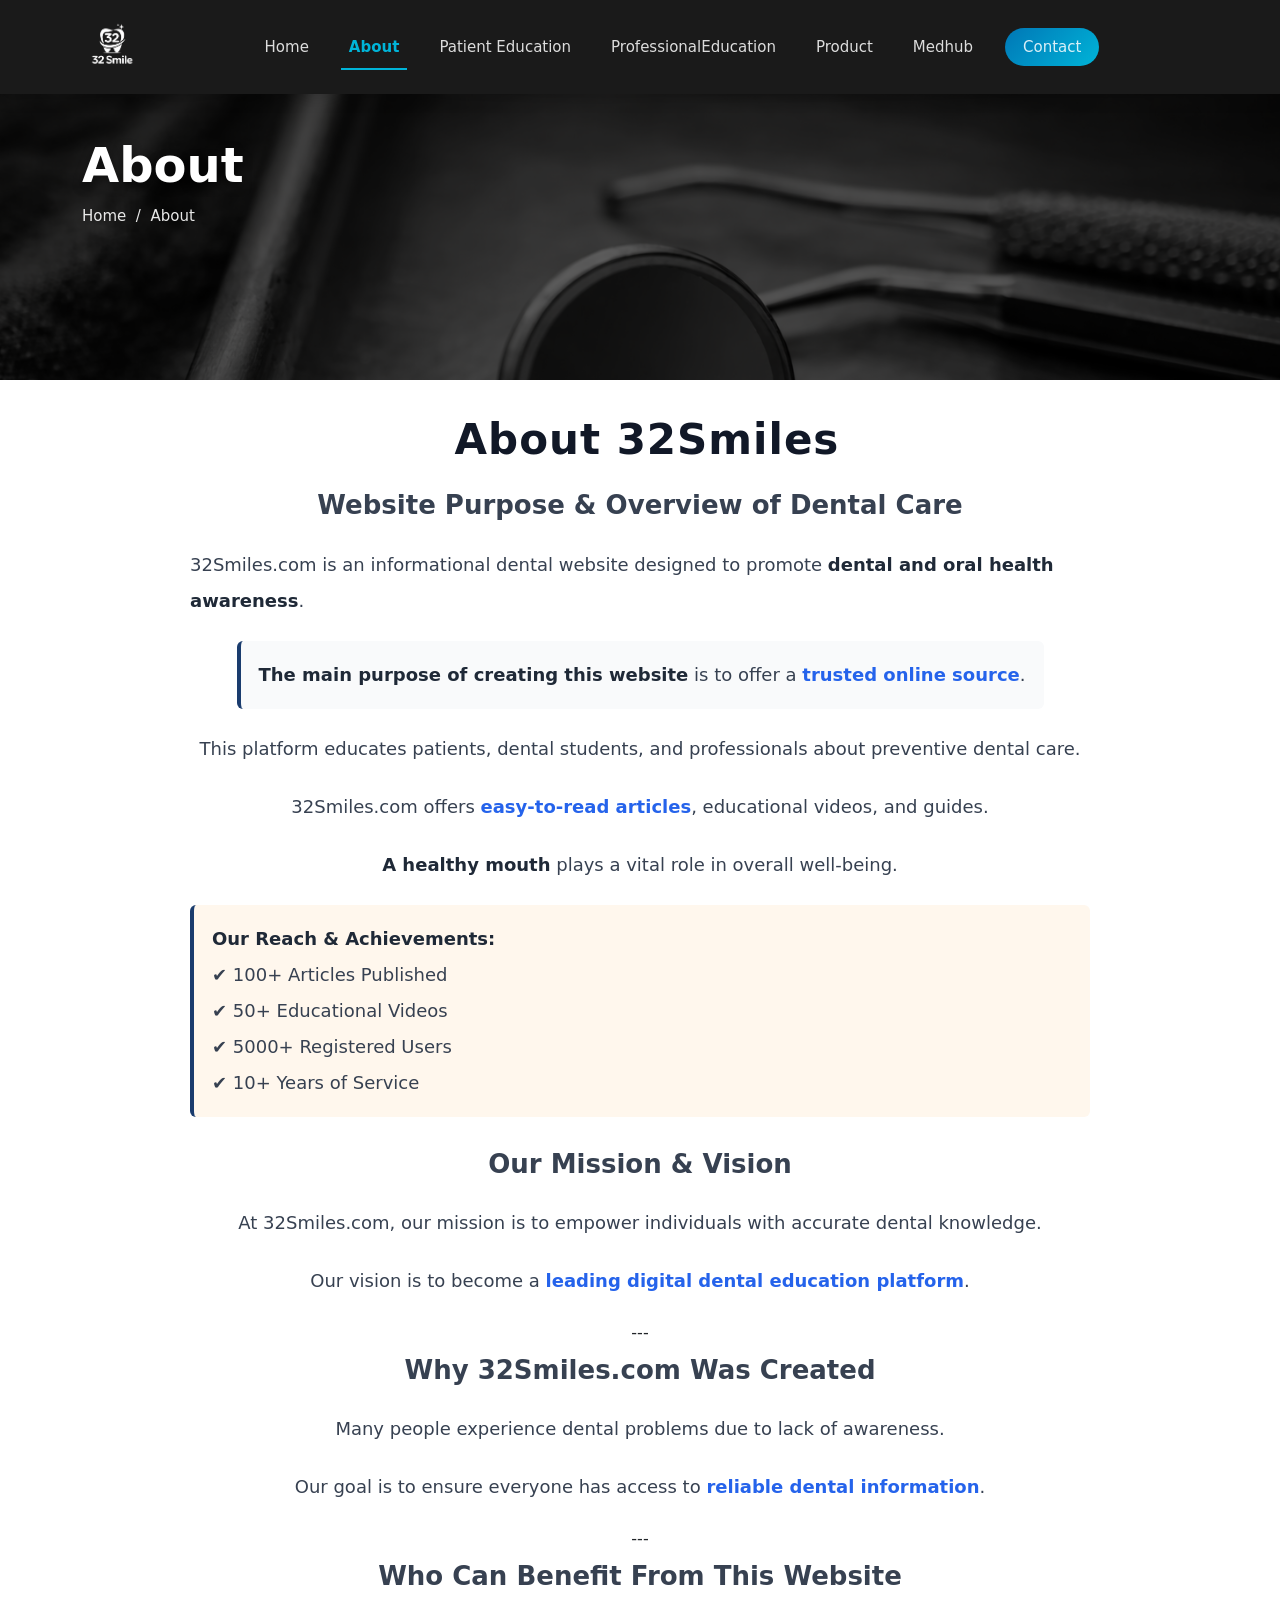
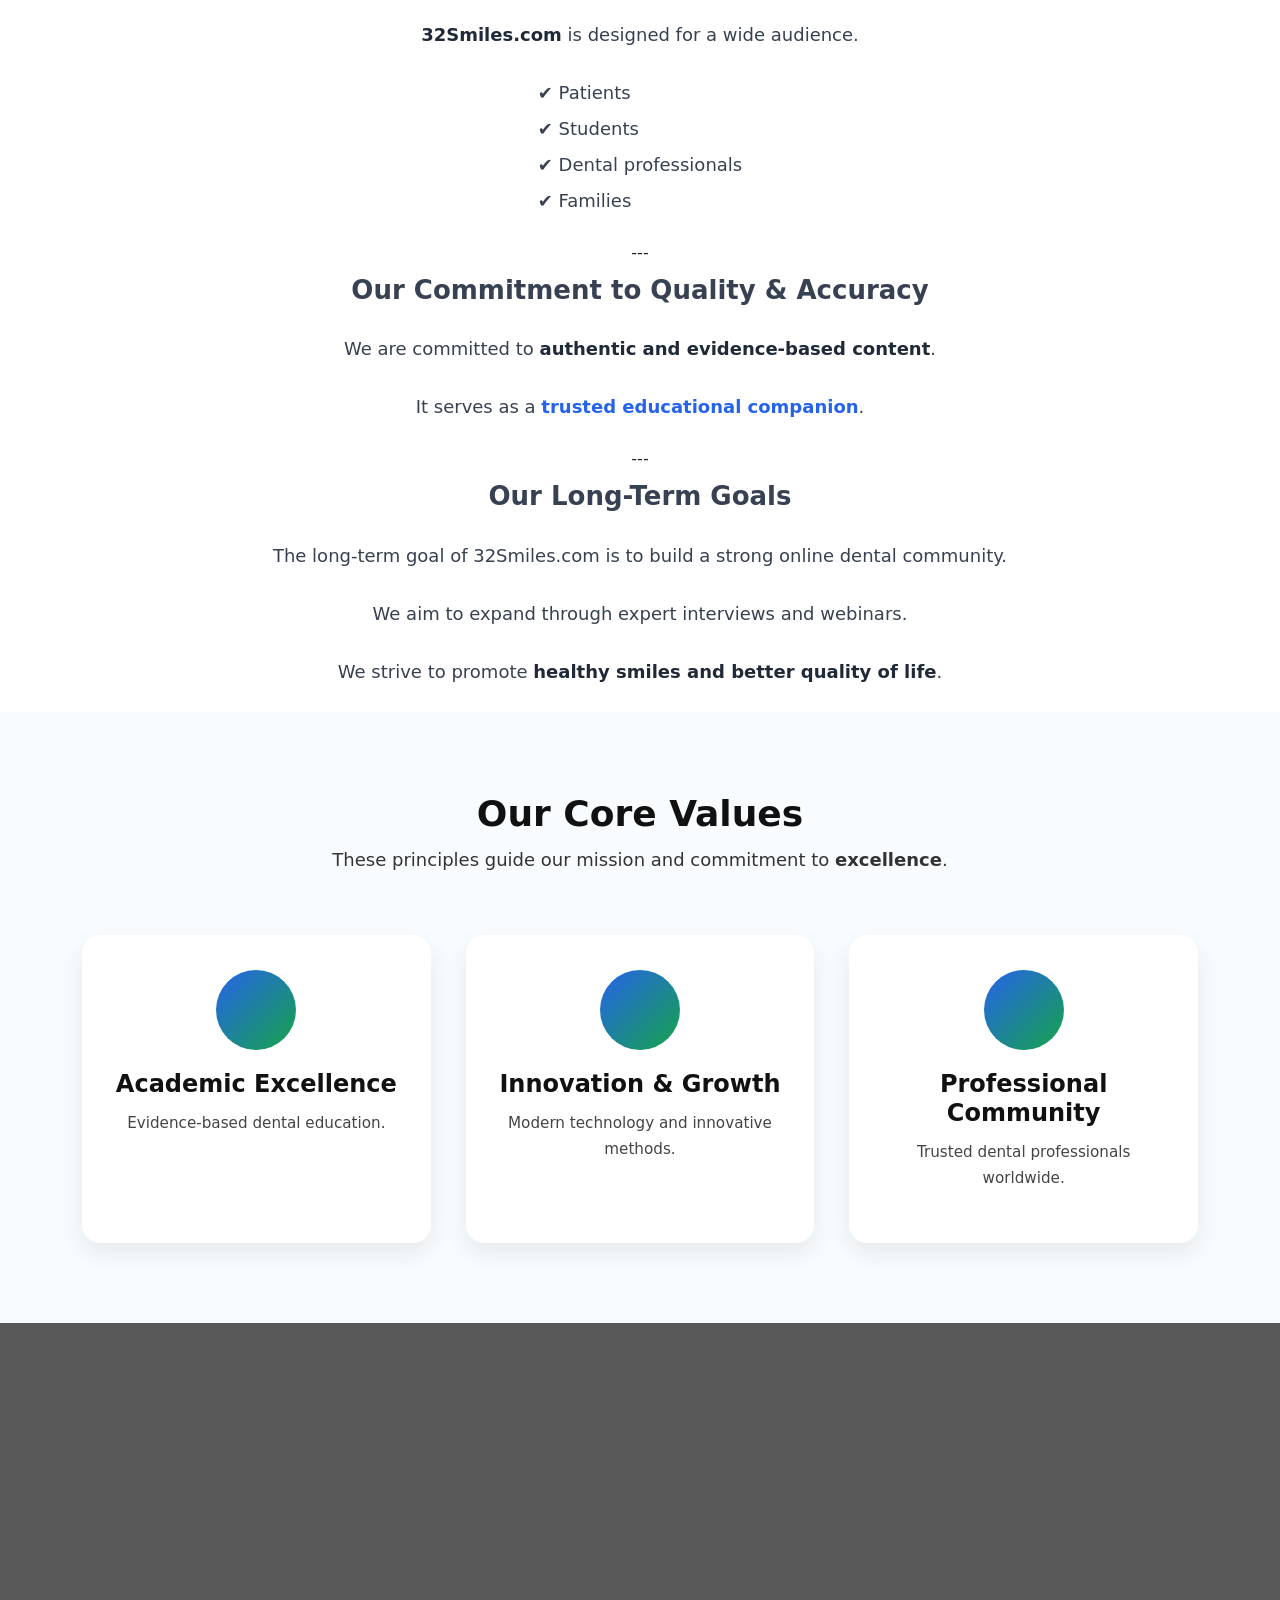
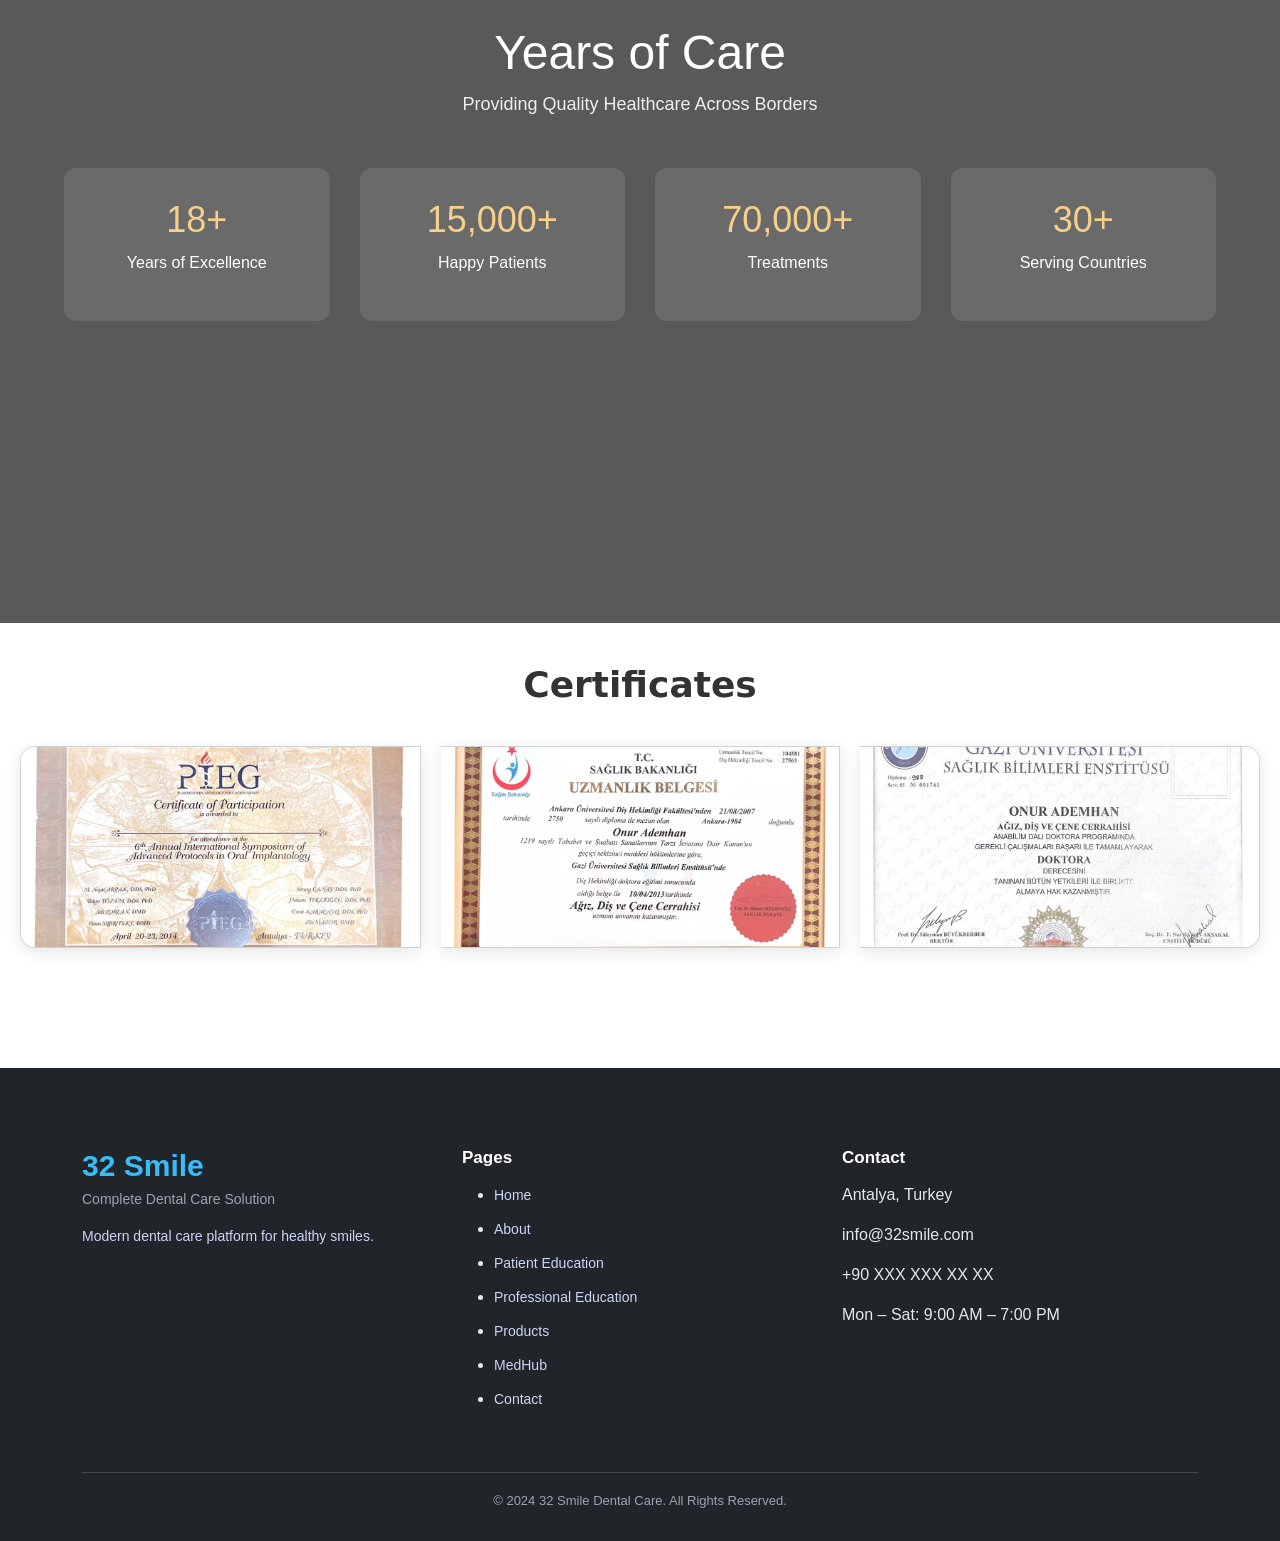
<file: About.html>
<!DOCTYPE html>
<html lang="en">

<head>
    <meta charset="UTF-8">
    <meta name="viewport" content="width=device-width, initial-scale=1.0">
    <title>Document</title>
<!-- Google Icons -->
    <link
        rel="stylesheet"
        href="https://fonts.googleapis.com/css2?family=Material+Symbols+Outlined:opsz,wght,FILL,GRAD@24,400,0,0&icon_names=arrow_forward"
    />
    <!-- Bootstrap CSS -->
    <link
        href="https://cdn.jsdelivr.net/npm/bootstrap@5.0.2/dist/css/bootstrap.min.css"
        rel="stylesheet"
        integrity="sha384-EVSTQN3/azprG1Anm3QDgpJLIm9Nao0Yz1ztcQTwFspd3yD65VohhpuuCOmLASjC"
        crossorigin="anonymous"
    />
    <!-- Custom CSS -->
    <link rel="stylesheet" href="about.css">
</head>

<body>

<!-- navbar -->
    <nav class="navbar navbar-expand-lg fixed-top dental-navbar">
        <div class="container">

            <a class="navbar-brand" href="index.html">
                <img
                    src="WhatsApp Image 2025-12-23 at 15.43.08-Photoroom.png"
                    alt="32 Smile Logo"
                >
            </a>

            <button
                class="navbar-toggler"
                type="button"
                data-bs-toggle="collapse"
                data-bs-target="#navbarNav"
            >
                <span class="navbar-toggler-icon"></span>
            </button>

            <div class="collapse navbar-collapse justify-content-center" id="navbarNav">
                <ul class="navbar-nav">

                    <li class="nav-item">
                        <a class="nav-link" href="index.html">Home</a>
                    </li>

                    <li class="nav-item">
                        <a class="nav-link active" href="About.html">About</a>
                    </li>

                    <li class="nav-item">
                        <a class="nav-link" href="Patient.html">Patient Education</a>
                    </li>

                    <li class="nav-item">
                        <a class="nav-link" href="Professional.html">ProfessionalEducation</a>
                    </li>

                    <li class="nav-item">
                        <a class="nav-link" href="product.html">Product</a>
                    </li>

                    <li class="nav-item">
                        <a class="nav-link" href="medhub.html">Medhub</a>
                    </li>

                    <li class="nav-item">
                        <a class="nav-link contact-btn" href="contanct.html">Contact</a>
                    </li>

                </ul>
            </div>
        </div>
    </nav>
    <!-- Navbar End -->



    <!-- About hero Section -->

    <section class="about-hero">
        <div class="about-overlay"></div>

        <div class="about-content container">
            <h1>About</h1>
            <p>Home &nbsp;/&nbsp; About</p>
        </div>
    </section>

    <div class="about-main-dev container">

        <h1 class="para">About 32Smiles</h1>

        <h2 class="are">Website Purpose & Overview of Dental Care</h2>

        <p class="fire">
            <span class="brand">32Smiles.com</span> is an informational dental website designed to
            promote <strong>dental and oral health awareness</strong>.
        </p>

        <p class="fire purpose">
            <strong>The main purpose of creating this website</strong> is to offer a
            <span class="accent">trusted online source</span>.
        </p>

        <p class="fire">
            This platform educates patients, dental students, and professionals about
            preventive dental care.
        </p>

        <p class="fire">
            32Smiles.com offers <span class="accent">easy-to-read articles</span>, educational
            videos, and guides.
        </p>

        <p class="fire">
            <strong class="highlight">A healthy mouth</strong> plays a vital role in overall
            well-being.
        </p>

        <p class="fire achievements">
            <strong>Our Reach & Achievements:</strong><br>
            ✔️ 100+ Articles Published<br>
            ✔️ 50+ Educational Videos<br>
            ✔️ 5000+ Registered Users<br>
            ✔️ 10+ Years of Service
        </p>

        <h2 class="are">Our Mission & Vision</h2>

        <p class="fire">
            At <span class="brand">32Smiles.com</span>, our mission is to empower individuals
            with accurate dental knowledge.
        </p>

        <p class="fire">
            Our vision is to become a
            <span class="accent">leading digital dental education platform</span>.
        </p>

        ---

        <h2 class="are">Why 32Smiles.com Was Created</h2>

        <p class="fire">
            Many people experience dental problems due to lack of awareness.
        </p>

        <p class="fire">
            Our goal is to ensure everyone has access to
            <span class="accent">reliable dental information</span>.
        </p>

        ---

        <h2 class="are">Who Can Benefit From This Website</h2>

        <p class="fire">
            <strong>32Smiles.com</strong> is designed for a wide audience.
        </p>

        <p class="fire">
            ✔️ Patients<br>
            ✔️ Students<br>
            ✔️ Dental professionals<br>
            ✔️ Families
        </p>

        ---

        <h2 class="are">Our Commitment to Quality & Accuracy</h2>

        <p class="fire">
            We are committed to
            <strong class="highlight">authentic and evidence-based content</strong>.
        </p>

        <p class="fire">
            It serves as a <span class="accent">trusted educational companion</span>.
        </p>

        ---

        <h2 class="are">Our Long-Term Goals</h2>

        <p class="fire">
            The long-term goal of <span class="brand">32Smiles.com</span> is to build a strong
            online dental community.
        </p>

        <p class="fire">
            We aim to expand through expert interviews and webinars.
        </p>

        <p class="fire">
            We strive to promote
            <strong class="highlight">healthy smiles and better quality of life</strong>.
        </p>

    </div>


 <!-- Our Core Values -->

    <section class="main-section about-values">
        <div class="container">

            <div class="section-header">
                <h2>Our Core Values</h2>
                <p>
                    These principles guide our mission and commitment to
                    <strong>excellence</strong>.
                </p>
            </div>

            <div class="values-grid">

                <div class="value-card">
                    <div class="value-icon">
                        <i class="fas fa-graduation-cap"></i>
                    </div>
                    <h3>Academic Excellence</h3>
                    <p>Evidence-based dental education.</p>
                </div>

                <div class="value-card">
                    <div class="value-icon">
                        <i class="fas fa-lightbulb"></i>
                    </div>
                    <h3>Innovation & Growth</h3>
                    <p>Modern technology and innovative methods.</p>
                </div>

                <div class="value-card">
                    <div class="value-icon">
                        <i class="fas fa-users"></i>
                    </div>
                    <h3>Professional Community</h3>
                    <p>Trusted dental professionals worldwide.</p>
                </div>

            </div>
        </div>
    </section>


<!-- Years of Care -->

    <section class="years-care">
        <div class="overlay">
            <div class="container-box">

                <h2>Years of Care</h2>
                <p class="subtitle">Providing Quality Healthcare Across Borders</p>

                <div class="stats">

                    <div class="stat">
                        <h3>18+</h3>
                        <p>Years of Excellence</p>
                    </div>

                    <div class="stat">
                        <h3>15,000+</h3>
                        <p>Happy Patients</p>
                    </div>

                    <div class="stat">
                        <h3>70,000+</h3>
                        <p>Treatments</p>
                    </div>

                    <div class="stat">
                        <h3>30+</h3>
                        <p>Serving Countries</p>
                    </div>

                </div>
            </div>
        </div>
    </section>


    <!-- Certificates -->

    <section class="certificates-section">
        <h1>Certificates</h1>
    </section>

    <div class="card-group">

        <div class="card">
            <img src="certificate-8.jpg" class="card-img-top" alt="Certificate 8">
        </div>

        <div class="card">
            <img src="certificate-6.jpg" class="card-img-top" alt="Certificate 6">
        </div>

        <div class="card">
            <img src="certificate-7.jpg" class="card-img-top" alt="Certificate 7">
        </div>

    </div>



<!-- Footer -->

    <footer class="footer-32smile">
        <div class="container">
            <div class="row">

                <div class="col-md-4">
                    <h2 class="brand-name">32 Smile</h2>
                    <p class="brand-tagline">Complete Dental Care Solution</p>
                    <p class="brand-desc">
                        Modern dental care platform for healthy smiles.
                    </p>
                </div>

                <div class="col-md-4 mt-4 mt-md-0">
                    <h5 class="footer-title">Pages</h5>
                    <ul class="footer-list">
                        <li><a href="index.html">Home</a></li>
                        <li><a href="About.html">About</a></li>
                        <li><a href="Patient.html">Patient Education</a></li>
                        <li><a href="Professional.html">Professional Education</a></li>
                        <li><a href="product.html">Products</a></li>
                        <li><a href="medhub.html">MedHub</a></li>
                        <li><a href="contanct.html">Contact</a></li>
                    </ul>
                </div>

                <div class="col-md-4 mt-4 mt-md-0">
                    <h5 class="footer-title">Contact</h5>
                    <p>Antalya, Turkey</p>
                    <p>info@32smile.com</p>
                    <p>+90 XXX XXX XX XX</p>
                    <p>Mon – Sat: 9:00 AM – 7:00 PM</p>
                </div>

            </div>

            <div class="footer-bottom">
                <p>© 2024 32 Smile Dental Care. All Rights Reserved.</p>
            </div>
        </div>
    </footer>


  <!-- script -->

    <script src="https://cdn.jsdelivr.net/npm/@popperjs/core@2.9.2/dist/umd/popper.min.js"></script>
    <script src="https://cdn.jsdelivr.net/npm/bootstrap@5.0.2/dist/js/bootstrap.min.js"></script>
    <script src="https://cdn.jsdelivr.net/npm/swiper@11/swiper-bundle.min.js"></script>

</body>
</html>
</file>
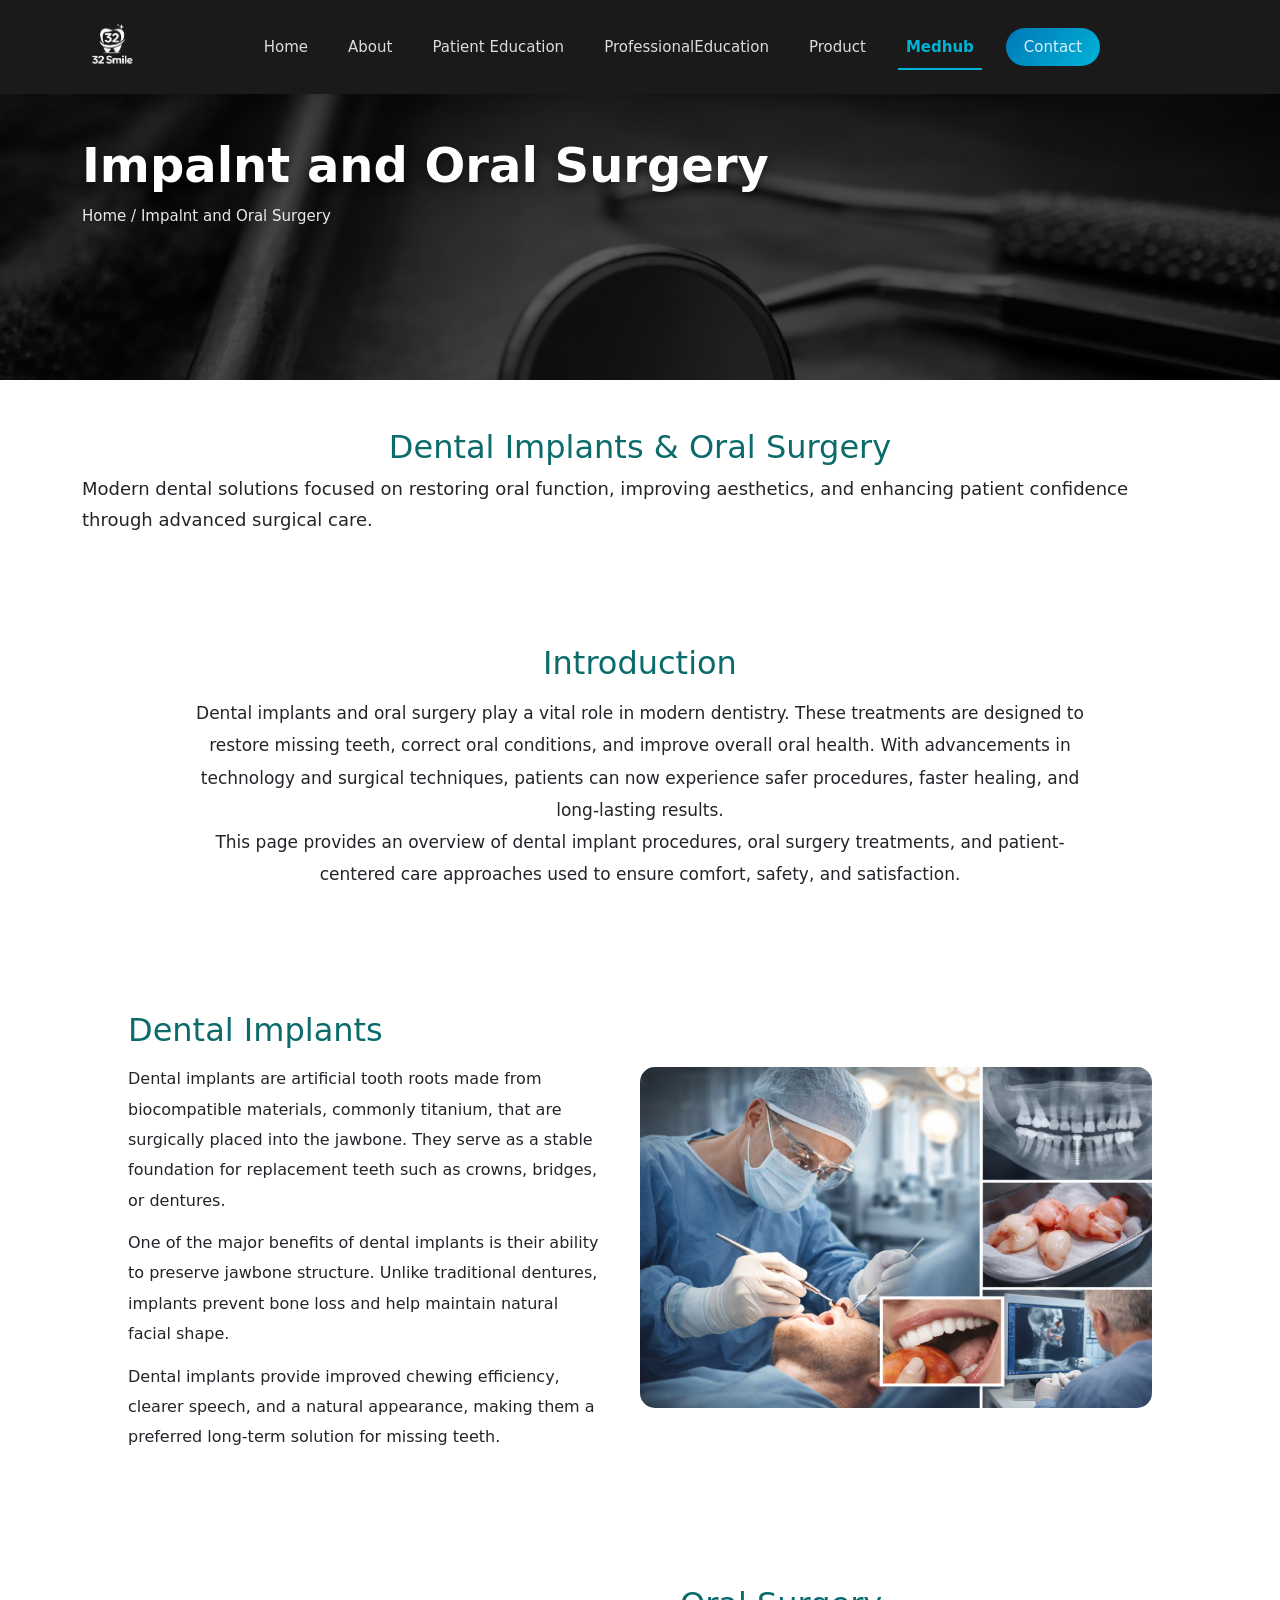
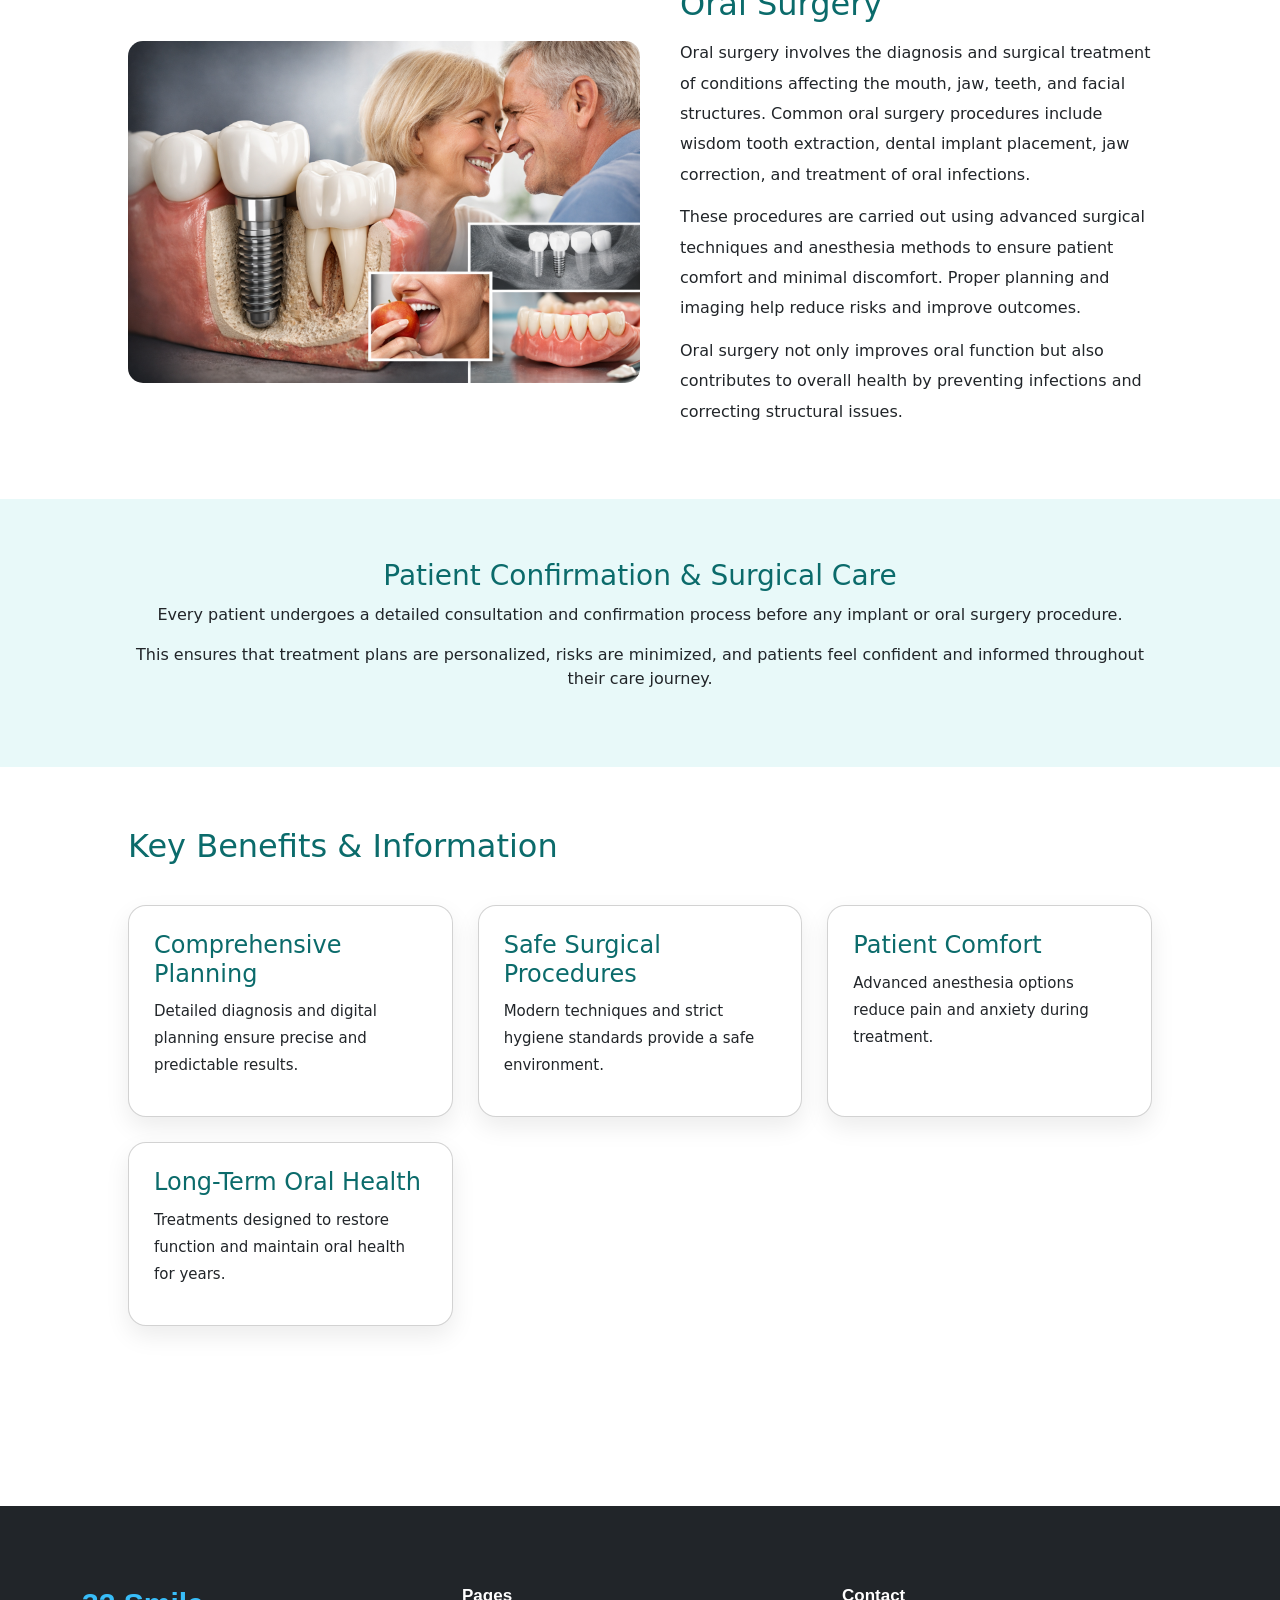
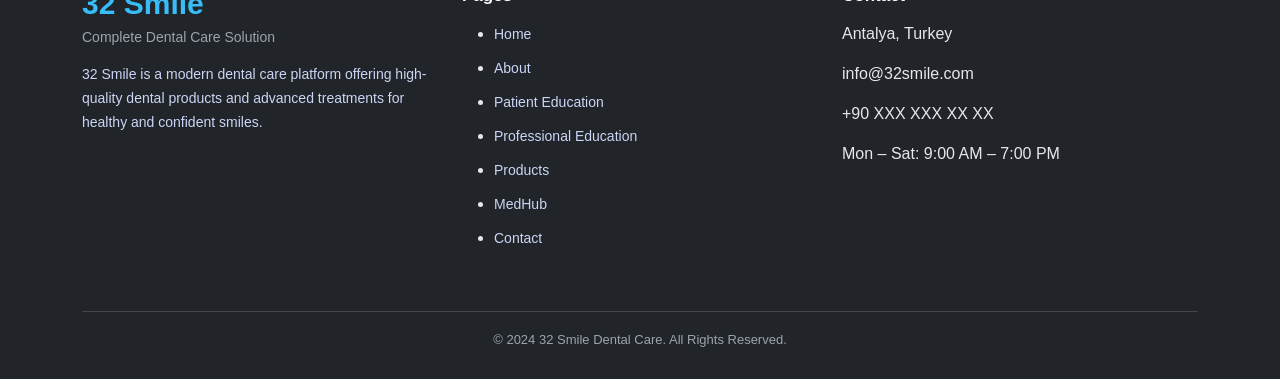
<file: ImpalntandOralSurgery.html>
<!DOCTYPE html>
<html lang="en">

<head>
    <meta charset="UTF-8">
    <meta name="viewport" content="width=device-width, initial-scale=1.0">
    <title>Implant & Oral Surgery</title>
    <!-- google fonts start -->
    <link rel="stylesheet"
        href="https://fonts.googleapis.com/css2?family=Material+Symbols+Outlined:opsz,wght,FILL,GRAD@24,400,0,0&icon_names=arrow_forward" />


    <!-- bootstrap css start -->
    <link href="https://cdn.jsdelivr.net/npm/bootstrap@5.0.2/dist/css/bootstrap.min.css" rel="stylesheet"
        integrity="sha384-EVSTQN3/azprG1Anm3QDgpJLIm9Nao0Yz1ztcQTwFspd3yD65VohhpuuCOmLASjC" crossorigin="anonymous">


    <!-- swiper css start -->
    <link rel="stylesheet" href="https://cdn.jsdelivr.net/npm/swiper@11/swiper-bundle.min.css" />


    <!-- custom css start -->
    <link rel="stylesheet" href="implntand.css">
    <!-- custom css end -->
</head>

<body>

    <!-- navbar start -->
   <nav class="navbar navbar-expand-lg fixed-top dental-navbar">
    <div class="container">

      <a class="navbar-brand" href="index.html">
        <img src="WhatsApp Image 2025-12-23 at 15.43.08-Photoroom.png" alt="32 Smile Logo">
      </a>

      <button class="navbar-toggler" type="button" data-bs-toggle="collapse" data-bs-target="#navbarNav">
        <span class="navbar-toggler-icon"></span>
      </button>

      <div class="collapse navbar-collapse justify-content-center" id="navbarNav">
        <ul class="navbar-nav">

          <li class="nav-item">
            <a class="nav-link  " href="dental.html">Home</a>
          </li>

          <li class="nav-item">
            <a class="nav-link" href="About.html">About</a>
          </li>

          <li class="nav-item">
            <a class="nav-link" href="Patient.html">Patient Education</a>
          </li>
          
          <li class="nav-item">
            <a class="nav-link" href="Professional.html">ProfessionalEducation</a>
          </li>

          <li class="nav-item">
            <a class="nav-link" href="product.html">Product</a>
          </li>

          <li class="nav-item">
            <a class="nav-link  active " href="medhub.html">Medhub</a>
          </li>

          <li class="nav-item">
            <a class="nav-link contact-btn" href="contanct.html">Contact</a>
          </li>

        </ul>
      </div>
    </div>
  </nav>
  <!-- navbar end -->

  <!-- about hero start -->
    <section class="about-hero">
        <div class="about-overlay"></div>
        <div class="about-content container">
            <h1>Impalnt and Oral Surgery</h1>
            <p>Home / Impalnt and Oral Surgery</p>
        </div>
    </section>
    <!-- about hero end -->

    <!-- hero content start -->
    <section class="hero container my-5 content-wrap">
        <div class="hero-content">
            <h1>Dental Implants & Oral Surgery</h1>
            <p>
                Modern dental solutions focused on restoring oral function,
                improving aesthetics, and enhancing patient confidence
                through advanced surgical care.
            </p>
        </div>
    </section>
    <!-- hero content end -->

    <!-- introduction section start -->
    <section class="section intro">
        <h2>Introduction</h2>
        <p>
            Dental implants and oral surgery play a vital role in modern dentistry.
            These treatments are designed to restore missing teeth, correct oral
            conditions, and improve overall oral health. With advancements in
            technology and surgical techniques, patients can now experience
            safer procedures, faster healing, and long-lasting results.
        </p>
        <p>
            This page provides an overview of dental implant procedures,
            oral surgery treatments, and patient-centered care approaches
            used to ensure comfort, safety, and satisfaction.
        </p>
    </section>
    <!-- introduction section end -->

    <!-- dental implants section start -->
    <section class="section">
        <div class="two-col">
            <div class="text">
                <h2>Dental Implants</h2>
                <p>
                    Dental implants are artificial tooth roots made from biocompatible
                    materials, commonly titanium, that are surgically placed into the
                    jawbone. They serve as a stable foundation for replacement teeth
                    such as crowns, bridges, or dentures.
                </p>
                <p>
                    One of the major benefits of dental implants is their ability to
                    preserve jawbone structure. Unlike traditional dentures, implants
                    prevent bone loss and help maintain natural facial shape.
                </p>
                <p>
                    Dental implants provide improved chewing efficiency, clearer speech,
                    and a natural appearance, making them a preferred long-term solution
                    for missing teeth.
                </p>
            </div>
            <img src="oral1.jpg" alt="Dental Implant">
        </div>
    </section>
    <!-- dental implants section end -->

    <!-- oral surgery section start -->
    <section class="section">
        <div class="two-col">
            <img src="oral2.jpg" alt="Oral Surgery">
            <div class="text">
                <h2>Oral Surgery</h2>
                <p>
                    Oral surgery involves the diagnosis and surgical treatment of
                    conditions affecting the mouth, jaw, teeth, and facial structures.
                    Common oral surgery procedures include wisdom tooth extraction,
                    dental implant placement, jaw correction, and treatment of oral infections.
                </p>
                <p>
                    These procedures are carried out using advanced surgical techniques
                    and anesthesia methods to ensure patient comfort and minimal discomfort.
                    Proper planning and imaging help reduce risks and improve outcomes.
                </p>
                <p>
                    Oral surgery not only improves oral function but also contributes to
                    overall health by preventing infections and correcting structural issues.
                </p>
            </div>
        </div>
    </section>
    <!-- oral surgery section end -->

    <!-- patient confirmation section start -->
    <section class="confirm">
        <h3>Patient Confirmation & Surgical Care</h3>
        <p>
            Every patient undergoes a detailed consultation and confirmation process
            before any implant or oral surgery procedure.
        </p>
        <p>
            This ensures that treatment plans are personalized, risks are minimized,
            and patients feel confident and informed throughout their care journey.
        </p>
    </section>
    <!-- patient confirmation section end -->

    <!-- key benefits section start -->
    <section class="section">
        <h2>Key Benefits & Information</h2>
        <div class="cards">
            <div class="card">
                <h4>Comprehensive Planning</h4>
                <p>
                    Detailed diagnosis and digital planning ensure precise and predictable results.
                </p>
            </div>
            <div class="card">
                <h4>Safe Surgical Procedures</h4>
                <p>
                    Modern techniques and strict hygiene standards provide a safe environment.
                </p>
            </div>
            <div class="card">
                <h4>Patient Comfort</h4>
                <p>
                    Advanced anesthesia options reduce pain and anxiety during treatment.
                </p>
            </div>
            <div class="card">
                <h4>Long-Term Oral Health</h4>
                <p>
                    Treatments designed to restore function and maintain oral health for years.
                </p>
            </div>
        </div>
    </section>
    <!-- key benefits section end -->

    <!-- footer start -->
    <footer class="footer-32smile">
        <div class="container">
            <div class="row">
                <div class="col-md-4">
                    <h2 class="brand-name">32 Smile</h2>
                    <p class="brand-tagline">Complete Dental Care Solution</p>
                    <p class="brand-desc">
                        32 Smile is a modern dental care platform offering high-quality
                        dental products and advanced treatments for healthy and confident smiles.
                    </p>
                </div>

                <div class="col-md-4 mt-4 mt-md-0">
                    <h5 class="footer-title">Pages</h5>
                    <ul class="footer-list">
                        <li><a href="index.html">Home</a></li>
                        <li><a href="About.html">About</a></li>
                        <li><a href="Patient.html">Patient Education</a></li>
                        <li><a href="Professional.html">Professional Education</a></li>
                        <li><a href="product.html">Products</a></li>
                        <li><a href="medhub.html">MedHub</a></li>
                        <li><a href="contanct.html">Contact</a></li>
                    </ul>
                </div>

                <div class="col-md-4 mt-4 mt-md-0">
                    <h5 class="footer-title">Contact</h5>
                    <p> Antalya, Turkey</p>
                    <p> info@32smile.com</p>
                    <p> +90 XXX XXX XX XX</p>
                    <p> Mon – Sat: 9:00 AM – 7:00 PM</p>
                </div>
            </div>

            <div class="footer-bottom">
                <p>© 2024 32 Smile Dental Care. All Rights Reserved.</p>
            </div>
        </div>
    </footer>
    <!-- footer end -->

    <!-- scripts start -->
    <script src="https://cdn.jsdelivr.net/npm/@popperjs/core@2.9.2/dist/umd/popper.min.js"></script>
    <script src="https://cdn.jsdelivr.net/npm/bootstrap@5.0.2/dist/js/bootstrap.min.js"></script>
    <script src="https://cdn.jsdelivr.net/npm/swiper@11/swiper-bundle.min.js"></script>
    <!-- scripts end -->

</body>

</html>
</file>
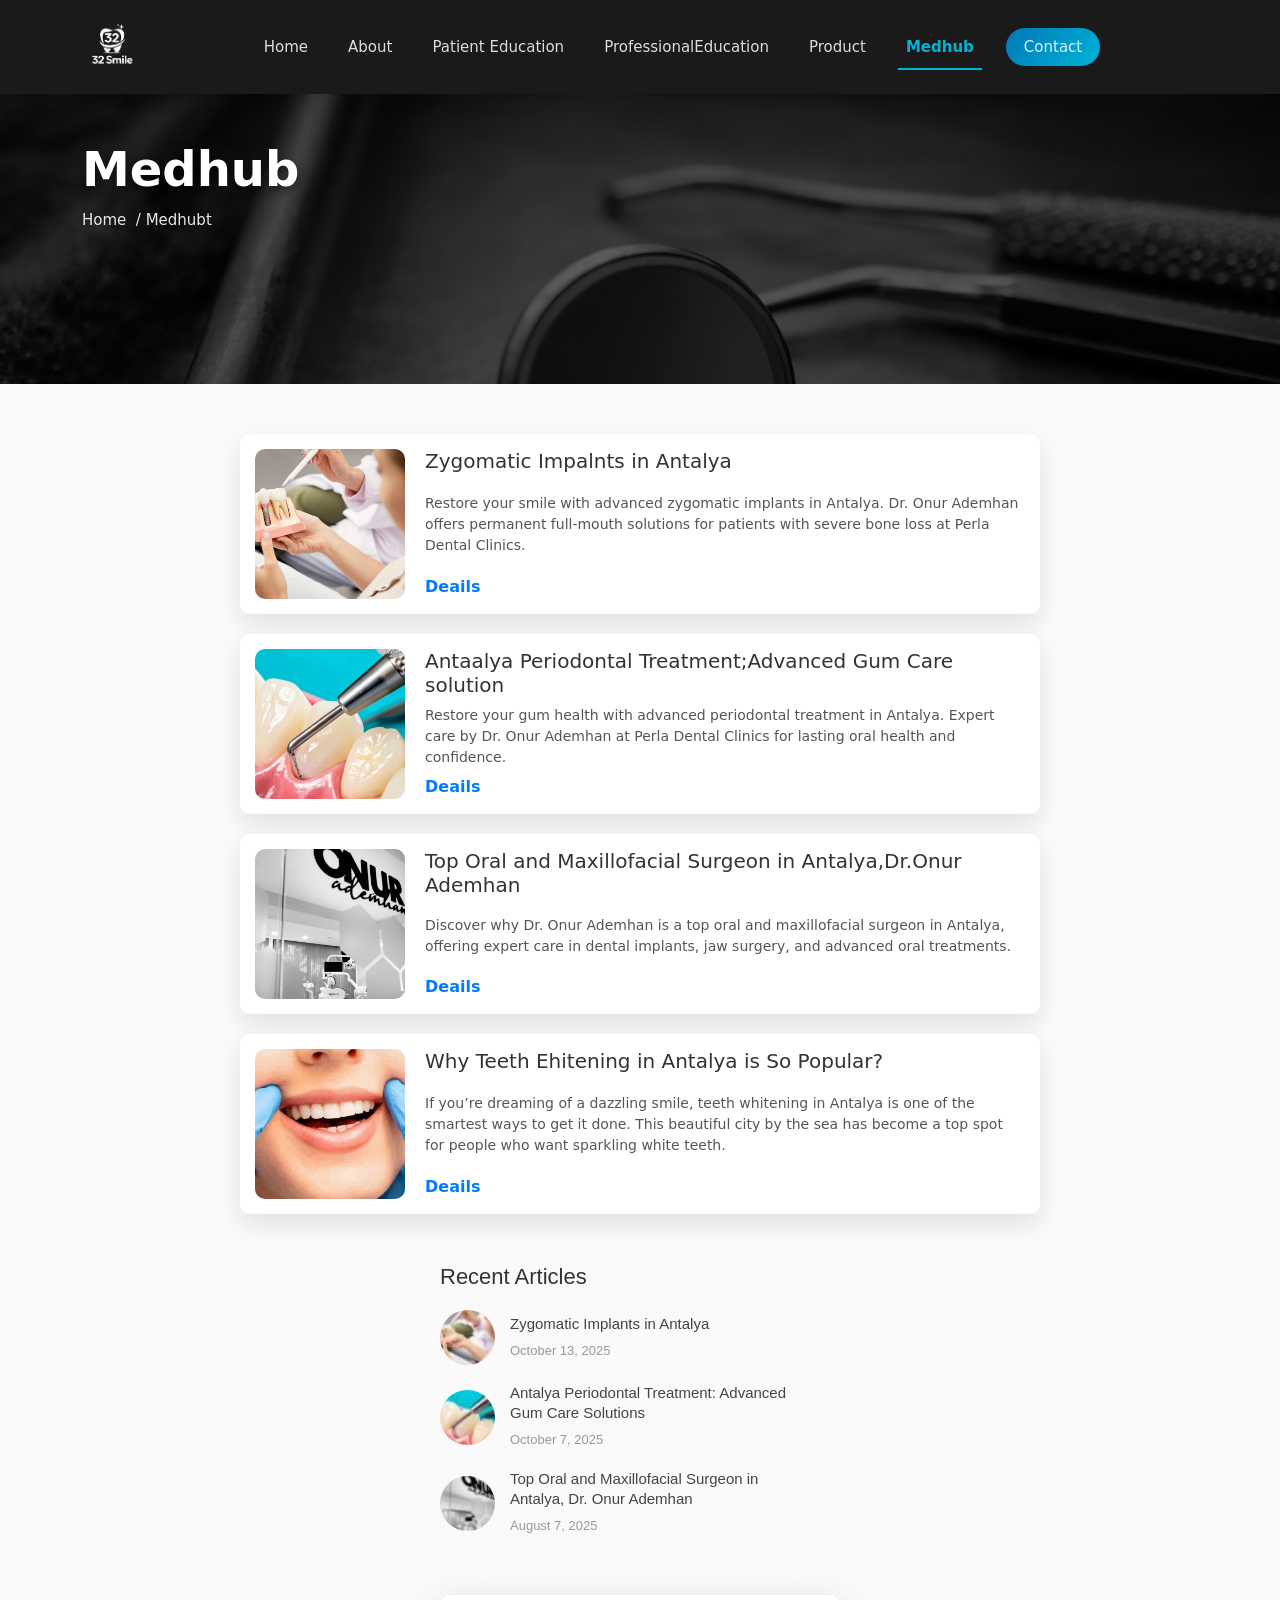
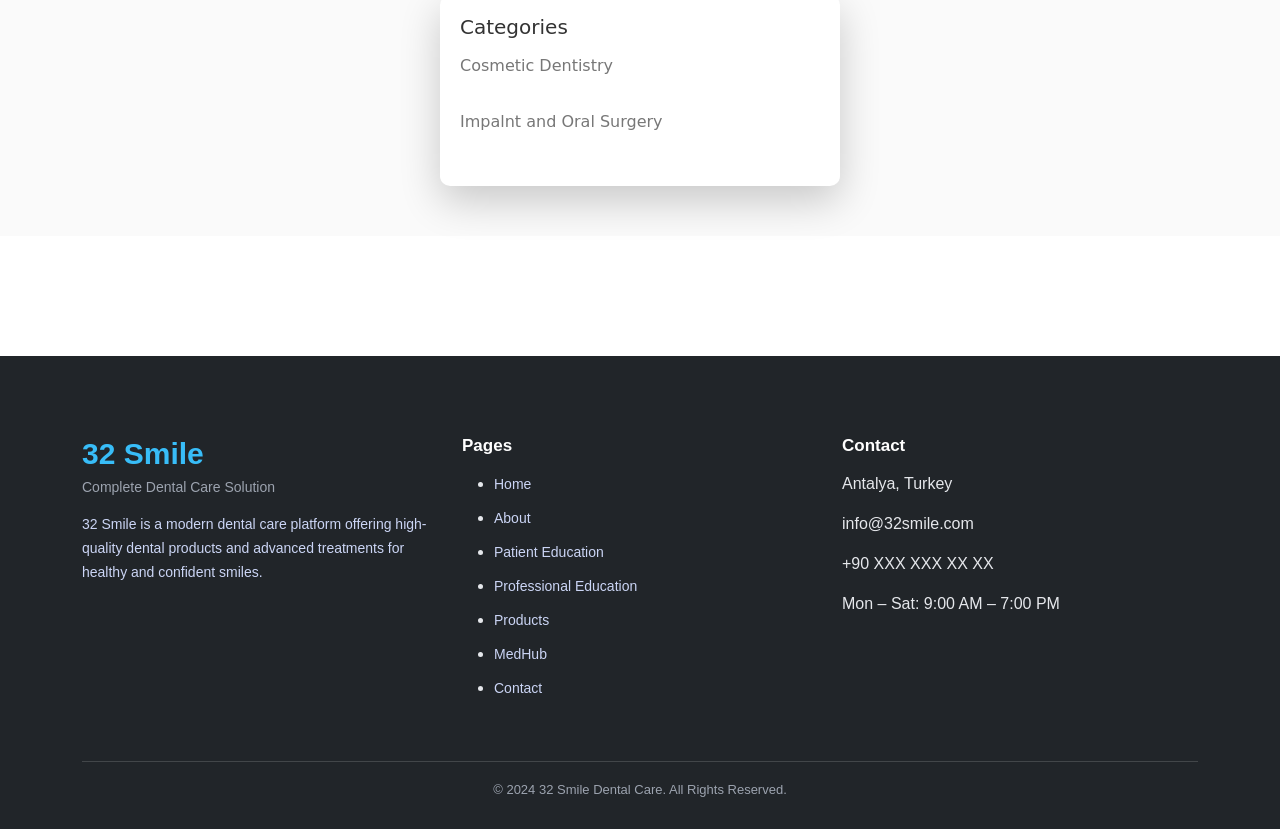
<file: medhub.html>
<!DOCTYPE html>
<html lang="en">
<head>
    <meta charset="UTF-8">
    <meta name="viewport" content="width=device-width, initial-scale=1.0">
    <!-- Bootstrap CSS -->
  <link href="https://cdn.jsdelivr.net/npm/bootstrap@5.0.2/dist/css/bootstrap.min.css" rel="stylesheet"
    integrity="sha384-EVSTQN3/azprG1Anm3QDgpJLIm9Nao0Yz1ztcQTwFspd3yD65VohhpuuCOmLASjC" crossorigin="anonymous">
    <title>Document</title>
    <link rel="stylesheet" href="medhub.css">
</head>
<body>
<!-- Navbar -->
    <nav class="navbar navbar-expand-lg fixed-top dental-navbar">
        <div class="container">

        
            <a class="navbar-brand" href="index.html">
                <img src="WhatsApp Image 2025-12-23 at 15.43.08-Photoroom.png" alt="32 Smile Logo">
            </a>

            <button class="navbar-toggler" type="button" data-bs-toggle="collapse" data-bs-target="#navbarNav">
                <span class="navbar-toggler-icon"></span>
            </button>

            <div class="collapse navbar-collapse justify-content-center" id="navbarNav">
                <ul class="navbar-nav">

                    <li class="nav-item">
                        <a class="nav-link  " href="index.html">Home</a>
                    </li>

                    <li class="nav-item">
                        <a class="nav-link" href="About.html">About</a>
                    </li>

                    <li class="nav-item">
                        <a class="nav-link" href="Patient.html">Patient Education</a>
                    </li>

                    <li class="nav-item">
                        <a class="nav-link " href="Professional.html">ProfessionalEducation</a>
                    </li>


                    <li class="nav-item">
                        <a class="nav-link " href="product.html">Product</a>
                    </li>

                    <li class="nav-item">
                        <a class="nav-link active" href="medhub.html">Medhub</a>
                    </li>
                    
                    <li class="nav-item">
                        <a class="nav-link contact-btn" href="contanct.html">Contact</a>
                    </li>

                </ul>
            </div>
        </div>
    </nav>

    <!-- Navbar end -->


    <div style=" border: 2px solid black;"></div>


<section class="about-hero">
    <div class="about-overlay"></div>
    <div class="about-content container">
        <h1>Medhub</h1>
        <p>Home &nbsp;/&nbsp;Medhubt</p>
    </div>
</section>

<!-- cards -->
    <div class="hub">
   <div class="co">
    <div class="cm">
        <img src="med1.jpg" alt="">
       <div class="cn"> <a href="#"><h2>Zygomatic Impalnts in Antalya</h2></a>
        <p>Restore your smile with advanced zygomatic implants in Antalya. Dr. Onur Ademhan offers permanent full-mouth solutions for patients with severe bone loss at Perla Dental Clinics.</p>
        <a href="#">Deails</a></div>
    </div>
    <div class="cm">
                <img src="med2.jpg" alt="">
       <div class="cn"> <a href="#"><h2>Antaalya Periodontal Treatment;Advanced Gum Care solution</h2></a>
        <p>Restore your gum health with advanced periodontal treatment in Antalya. Expert care by Dr. Onur Ademhan at Perla Dental Clinics for lasting oral health and confidence.</p>
        <a href="#">Deails</a></div>
    </div>
    <div class="cm">
                <img src="med3.jpg" alt="">
      <div class="cn">  <a href="#"><h2>Top Oral and Maxillofacial Surgeon in Antalya,Dr.Onur Ademhan</h2></a>
        <p>Discover why Dr. Onur Ademhan is a top oral and maxillofacial surgeon in Antalya, offering expert care in dental implants, jaw surgery, and advanced oral treatments.</p>
       
        <a href="#">Deails</a></div>
    </div>
    <div class="cm">
                <img src="med5.jpg" alt="">
       <div class="cn"> <a href="#"><h2>Why Teeth Ehitening in Antalya is So Popular?</h2></a>
         <p>If you’re dreaming of a dazzling smile, teeth whitening in Antalya is one of the smartest ways to get it done. This beautiful city by the sea has become a top spot for people who want sparkling white teeth.</p>
        <a href="#">Deails</a></div>
    </div>
   </div>

 <div class="ex">

    <div class="recent-articles">
  <h3>Recent Articles</h3>

  <div class="article">
    <img src="small.jpg" alt="">
    <div class="content">
      <p class="title">Zygomatic Implants in Antalya</p>
      <span class="date">October 13, 2025</span>
    </div>
  </div>

  <div class="article">
    <img src="small2.jpg" alt="">
    <div class="content">
      <p class="title">Antalya Periodontal Treatment: Advanced Gum Care Solutions</p>
      <span class="date">October 7, 2025</span>
    </div>
  </div>

  <div class="article">
    <img src="small3.jpg" alt="">
    <div class="content">
      <p class="title">Top Oral and Maxillofacial Surgeon in Antalya, Dr. Onur Ademhan</p>
      <span class="date">August 7, 2025</span>
    </div>
  </div>
</div>
  
   <div class="ty">
    <h4>Categories</h4>
    <a href="Cosmetic Dentistry.html">Cosmetic Dentistry</a><br>
    <a href="ImpalntandOralSurgery.html">Impalnt and Oral Surgery</a><br>
   </div>
 </div>
    </div>
<!-- cards end -->


<!-- FOOTER -->
<footer class="footer-32smile">
    <div class="container">
        <div class="row">
            <div class="col-md-4">
                <h2 class="brand-name">32 Smile</h2>
                <p class="brand-tagline">Complete Dental Care Solution</p>
                <p class="brand-desc">
                    32 Smile is a modern dental care platform offering high-quality
                    dental products and advanced treatments for healthy and confident smiles.
                </p>
            </div>

            <div class="col-md-4 mt-4 mt-md-0">
                <h5 class="footer-title">Pages</h5>
                <ul class="footer-list">
                   <li><a href="index.html">Home</a></li>
            <li><a href="About.html">About</a></li>
            <li><a href="Patient.html">Patient Education</a></li>
            <li><a href="Professional.html">Professional Education</a></li> 
            <li><a href="product.html">Products</a></li>
            <li><a href="medhub.html">MedHub</a></li>
            <li><a href="contanct.html">Contact</a></li>
                </ul>
            </div>

            <div class="col-md-4 mt-4 mt-md-0">
                <h5 class="footer-title">Contact</h5>
                <p> Antalya, Turkey</p>
                <p> info@32smile.com</p>
                <p> +90 XXX XXX XX XX</p>
                <p> Mon – Sat: 9:00 AM – 7:00 PM</p>
            </div>
        </div>

        <div class="footer-bottom">
            <p>© 2024 32 Smile Dental Care. All Rights Reserved.</p>
        </div>
    </div>
</footer>



    <script src="https://cdn.jsdelivr.net/npm/@popperjs/core@2.9.2/dist/umd/popper.min.js"></script>
    <script src="https://cdn.jsdelivr.net/npm/bootstrap@5.0.2/dist/js/bootstrap.min.js"></script>
    <script src="https://cdn.jsdelivr.net/npm/swiper@11/swiper-bundle.min.js"></script>
</body>
</html>
</file>
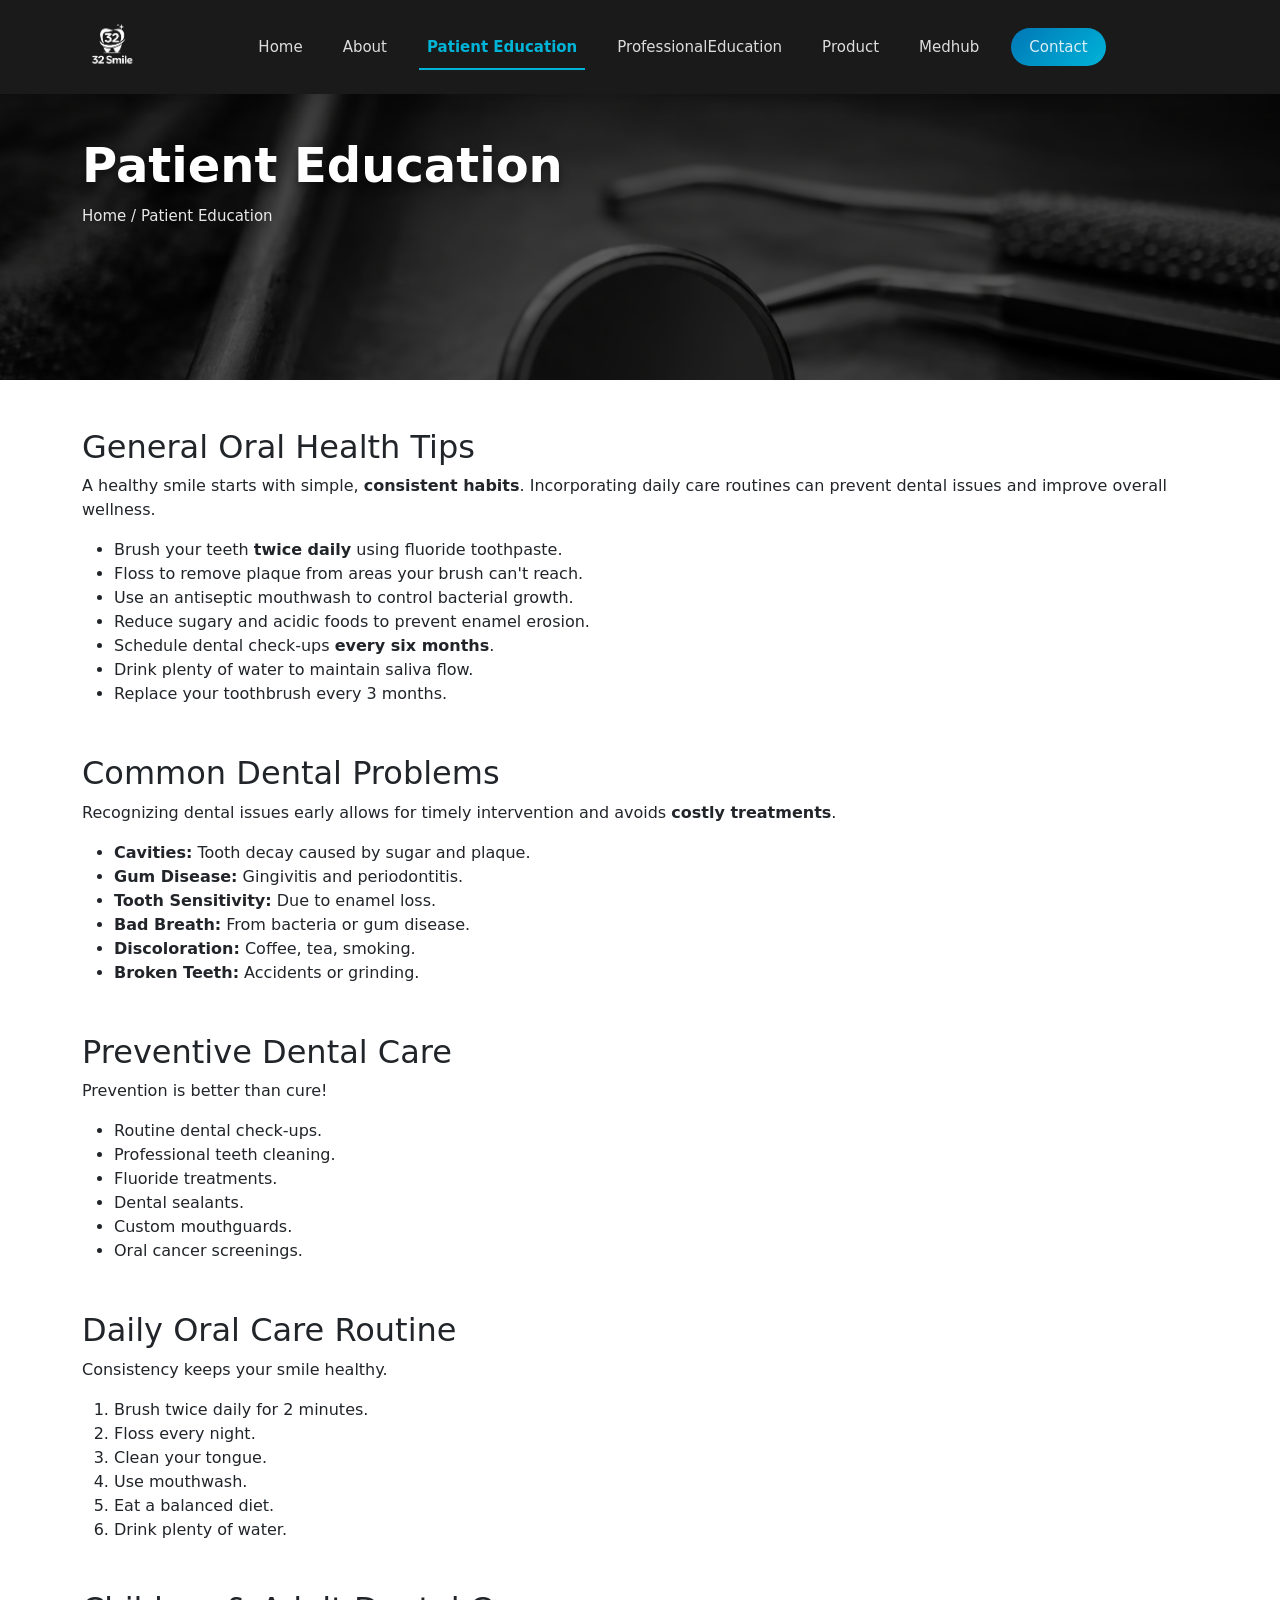
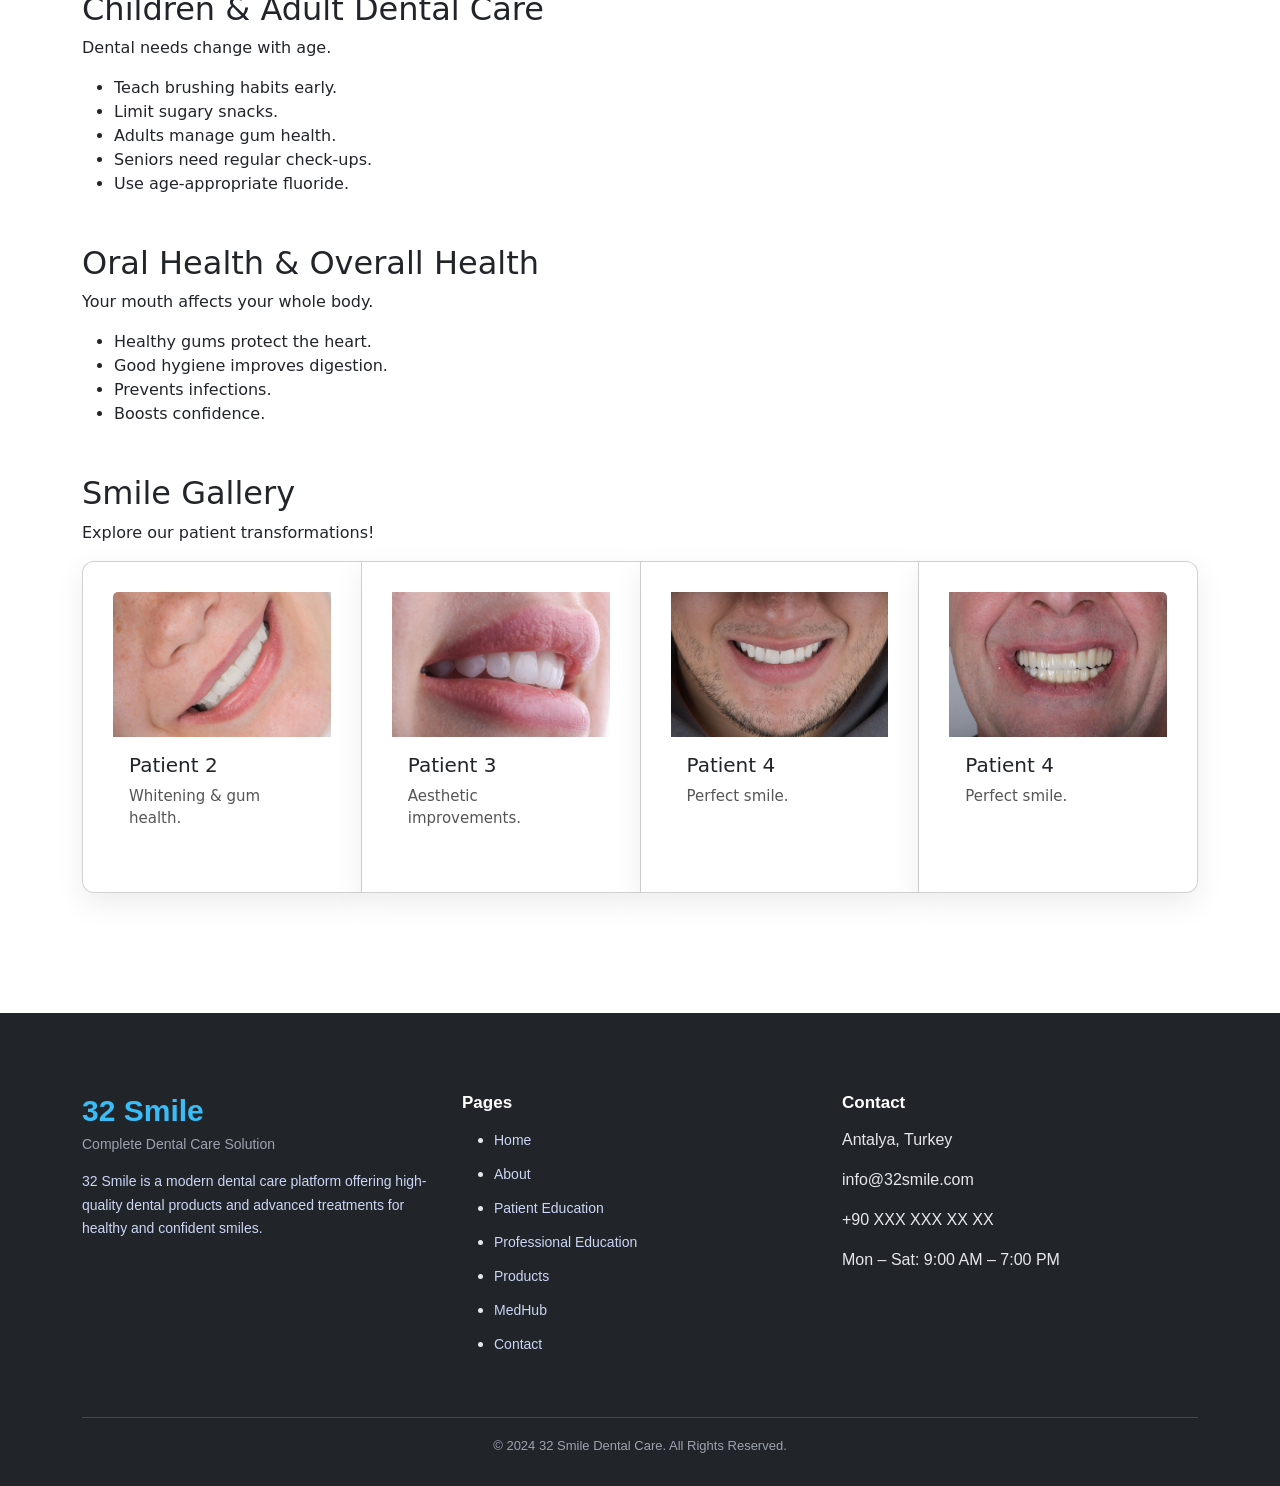
<file: Patient.html>
<!DOCTYPE html>
<html lang="en">
<head>
<meta charset="UTF-8">
<meta name="viewport" content="width=device-width, initial-scale=1.0">
<title>Patient Education - 32 Smiles</title>

<link href="https://cdn.jsdelivr.net/npm/bootstrap@5.0.2/dist/css/bootstrap.min.css" rel="stylesheet">
<!-- Custom css -->
<link rel="stylesheet" href="Patient.css">
</head>

<body>

<!-- Navbar -->
    <nav class="navbar navbar-expand-lg fixed-top dental-navbar">
        <div class="container">

        
            <a class="navbar-brand" href="index.html">
                <img src="WhatsApp Image 2025-12-23 at 15.43.08-Photoroom.png" alt="32 Smile Logo">
            </a>

            <button class="navbar-toggler" type="button" data-bs-toggle="collapse" data-bs-target="#navbarNav">
                <span class="navbar-toggler-icon"></span>
            </button>

            <div class="collapse navbar-collapse justify-content-center" id="navbarNav">
                <ul class="navbar-nav">

                    <li class="nav-item">
                        <a class="nav-link  " href="index.html">Home</a>
                    </li>

                    <li class="nav-item">
                        <a class="nav-link" href="About.html">About</a>
                    </li>

                    <li class="nav-item">
                        <a class="nav-link active" href="Patient.html">Patient Education</a>
                    </li>

                    <li class="nav-item">
                        <a class="nav-link " href="Professional.html">ProfessionalEducation</a>
                    </li>


                    <li class="nav-item">
                        <a class="nav-link" href="product.html">Product</a>
                    </li>

                    <li class="nav-item">
                        <a class="nav-link" href="medhub.html">Medhub</a>
                    </li>
                    
                    <li class="nav-item">
                        <a class="nav-link contact-btn" href="contanct.html">Contact</a>
                    </li>

                </ul>
            </div>
        </div>
    </nav>

    <!-- Navbar end -->

<section class="about-hero">
    <div class="about-overlay"></div>
    <div class="about-content container">
        <h1>Patient Education</h1>
        <p>Home / Patient Education</p>
    </div>
</section>

<div class="container my-5 content-wrap">

<section class="info-section">
<h2>General Oral Health Tips</h2>
<p>
A healthy smile starts with simple, <strong>consistent habits</strong>. Incorporating daily care routines can prevent dental issues and improve overall wellness.
</p>
<ul>
<li>Brush your teeth <strong>twice daily</strong> using fluoride toothpaste.</li>
<li>Floss to remove plaque from areas your brush can't reach.</li>
<li>Use an antiseptic mouthwash to control bacterial growth.</li>
<li>Reduce sugary and acidic foods to prevent enamel erosion.</li>
<li>Schedule dental check-ups <strong>every six months</strong>.</li>
<li>Drink plenty of water to maintain saliva flow.</li>
<li>Replace your toothbrush every 3 months.</li>
</ul>
</section>

<section class="info-section my-5">
<h2>Common Dental Problems</h2>
<p>
Recognizing dental issues early allows for timely intervention and avoids <strong>costly treatments</strong>.
</p>
<ul>
<li><strong>Cavities:</strong> Tooth decay caused by sugar and plaque.</li>
<li><strong>Gum Disease:</strong> Gingivitis and periodontitis.</li>
<li><strong>Tooth Sensitivity:</strong> Due to enamel loss.</li>
<li><strong>Bad Breath:</strong> From bacteria or gum disease.</li>
<li><strong>Discoloration:</strong> Coffee, tea, smoking.</li>
<li><strong>Broken Teeth:</strong> Accidents or grinding.</li>
</ul>
</section>

<section class="info-section my-5">
<h2>Preventive Dental Care</h2>
<p>Prevention is better than cure!</p>
<ul>
<li>Routine dental check-ups.</li>
<li>Professional teeth cleaning.</li>
<li>Fluoride treatments.</li>
<li>Dental sealants.</li>
<li>Custom mouthguards.</li>
<li>Oral cancer screenings.</li>
</ul>
</section>

<section class="info-section my-5">
<h2>Daily Oral Care Routine</h2>
<p>Consistency keeps your smile healthy.</p>
<ol>
<li>Brush twice daily for 2 minutes.</li>
<li>Floss every night.</li>
<li>Clean your tongue.</li>
<li>Use mouthwash.</li>
<li>Eat a balanced diet.</li>
<li>Drink plenty of water.</li>
</ol>
</section>

<section class="info-section my-5">
<h2>Children & Adult Dental Care</h2>
<p>Dental needs change with age.</p>
<ul>
<li>Teach brushing habits early.</li>
<li>Limit sugary snacks.</li>
<li>Adults manage gum health.</li>
<li>Seniors need regular check-ups.</li>
<li>Use age-appropriate fluoride.</li>
</ul>
</section>

<section class="info-section my-5">
<h2>Oral Health & Overall Health</h2>
<p>Your mouth affects your whole body.</p>
<ul>
<li>Healthy gums protect the heart.</li>
<li>Good hygiene improves digestion.</li>
<li>Prevents infections.</li>
<li>Boosts confidence.</li>
</ul>
</section>

<!-- SMILE GALLERY -->
<section class="my-5">
<h2>Smile Gallery</h2>
<p>Explore our patient transformations!</p>

<div class="card-group">


    <div class="card">
        <img src="smile2.jpg" class="card-img-top">
        <div class="card-body">
            <h5>Patient 2</h5>
            <p>Whitening & gum health.</p>
        </div>
    </div>

    <div class="card">
        <img src="smile3.jpg" class="card-img-top">
        <div class="card-body">
            <h5>Patient 3</h5>
            <p>Aesthetic improvements.</p>
        </div>
    </div>

    <div class="card">
        <img src="smile4.jpg" class="card-img-top">
        <div class="card-body">
            <h5>Patient 4</h5>
            <p>Perfect smile.</p>
        </div>
    </div>

<div class="card">
        <img src="All-on-4-All-on-6-2.jpg" class="card-img-top">
        <div class="card-body">
            <h5>Patient 4</h5>
            <p>Perfect smile.</p>
        </div>
    </div>

</div>
</section>

</div>

<!-- FOOTER -->
<footer class="footer-32smile">
    <div class="container">
        <div class="row">
            <div class="col-md-4">
                <h2 class="brand-name">32 Smile</h2>
                <p class="brand-tagline">Complete Dental Care Solution</p>
                <p class="brand-desc">
                    32 Smile is a modern dental care platform offering high-quality
                    dental products and advanced treatments for healthy and confident smiles.
                </p>
            </div>

            <div class="col-md-4 mt-4 mt-md-0">
                <h5 class="footer-title">Pages</h5>
                <ul class="footer-list">
            <li><a href="index.html">Home</a></li>
            <li><a href="About.html">About</a></li>
            <li><a href="Patient.html">Patient Education</a></li>
            <li><a href="Professional.html">Professional Education</a></li> 
            <li><a href="product.html">Products</a></li>
            <li><a href="medhub.html">MedHub</a></li>
            <li><a href="contanct.html">Contact</a></li>
                </ul>
            </div>

            <div class="col-md-4 mt-4 mt-md-0">
                <h5 class="footer-title">Contact</h5>
                <p> Antalya, Turkey</p>
                <p> info@32smile.com</p>
                <p> +90 XXX XXX XX XX</p>
                <p> Mon – Sat: 9:00 AM – 7:00 PM</p>
            </div>
        </div>

        <div class="footer-bottom">
            <p>© 2024 32 Smile Dental Care. All Rights Reserved.</p>
        </div>
    </div>
</footer>

<script src="https://cdn.jsdelivr.net/npm/bootstrap@5.0.2/dist/js/bootstrap.bundle.min.js"></script>
</body>
</html>
</file>
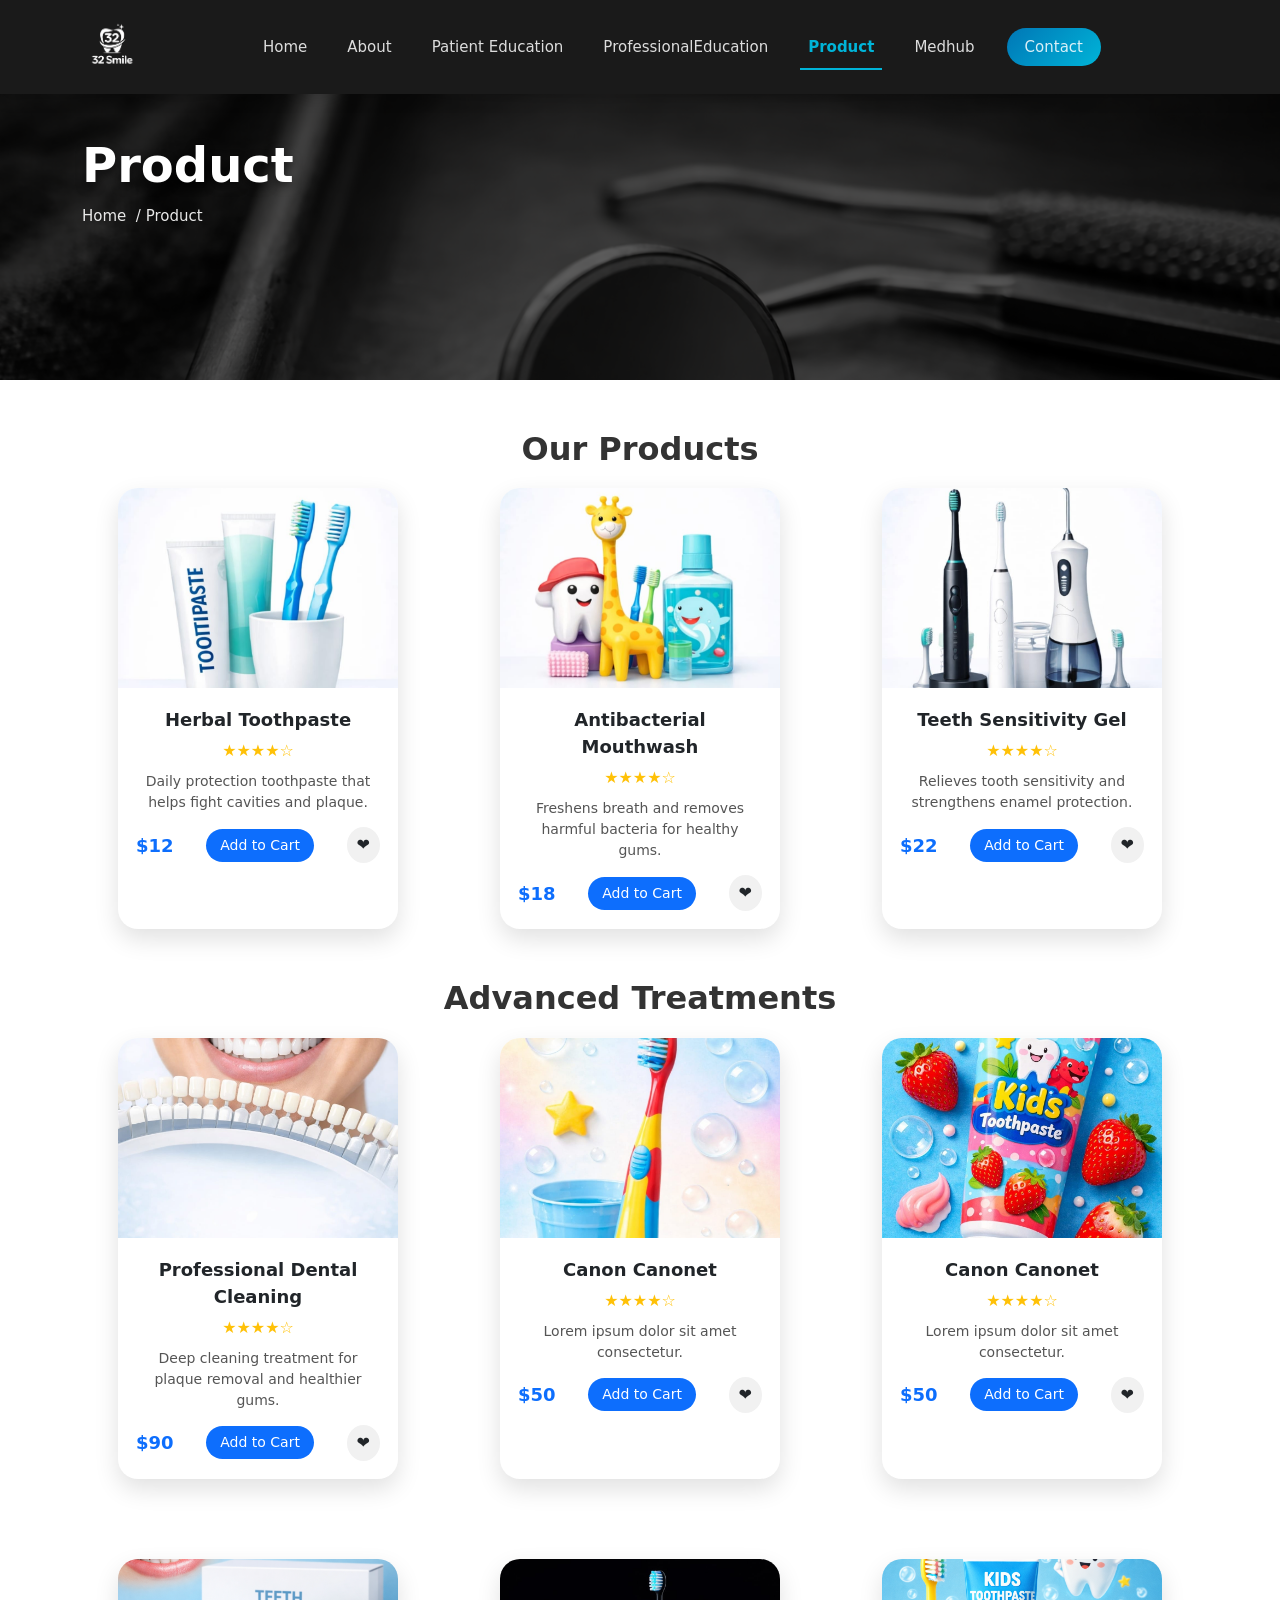
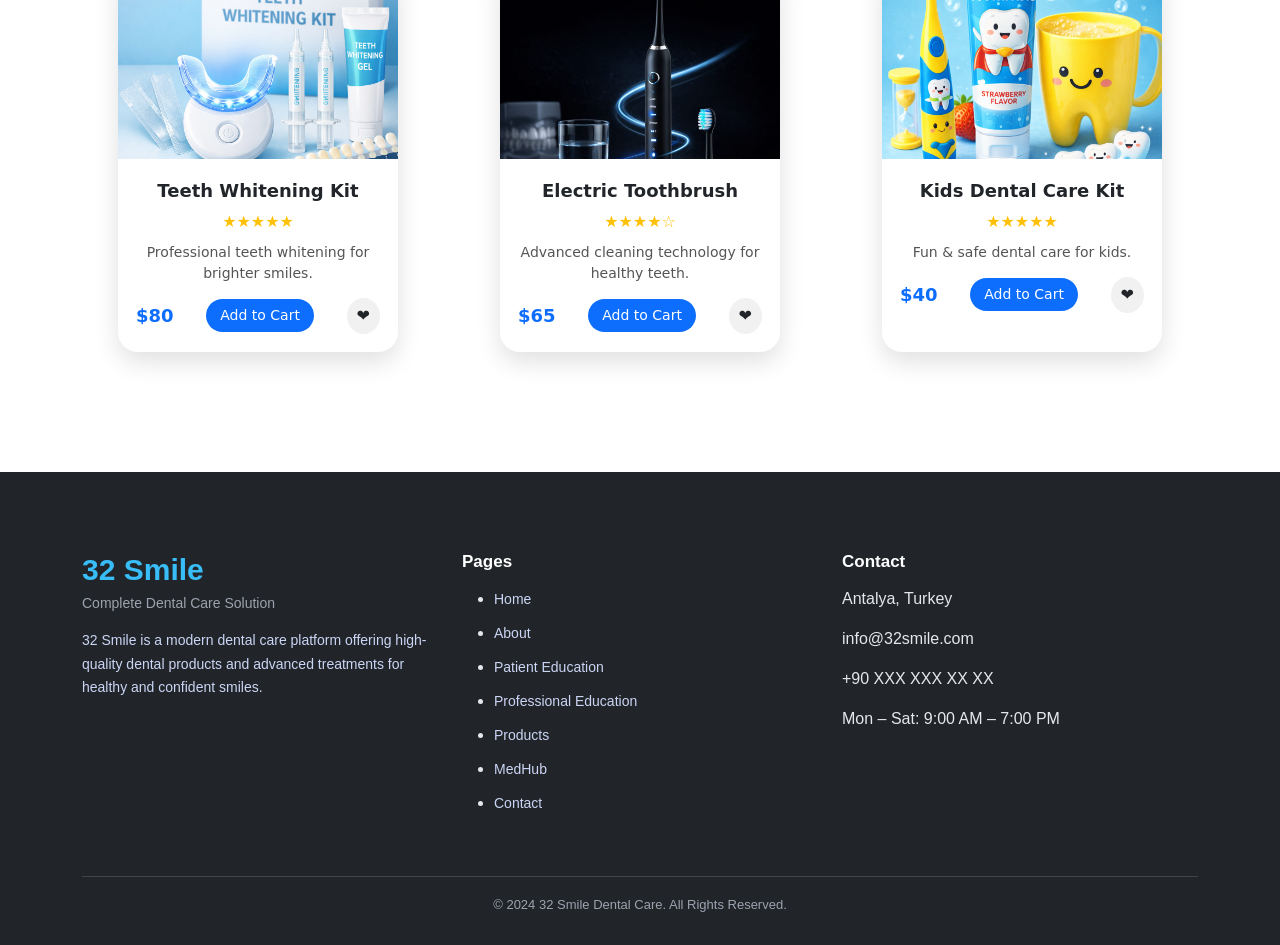
<file: product.html>
<!DOCTYPE html>
<html lang="en">

<head>
    <meta charset="UTF-8">
    <meta name="viewport" content="width=device-width, initial-scale=1.0">
    <title>32 Smile - Products</title>
    <!-- Bootstrap CSS -->
    <link href="https://cdn.jsdelivr.net/npm/bootstrap@5.0.2/dist/css/bootstrap.min.css" rel="stylesheet"
        integrity="sha384-EVSTQN3/azprG1Anm3QDgpJLIm9Nao0Yz1ztcQTwFspd3yD65VohhpuuCOmLASjC" crossorigin="anonymous">
        <!-- Custom css -->
    <link rel="stylesheet" href="product.css">
</head>

<body>

    <!-- Navbar -->
    <nav class="navbar navbar-expand-lg fixed-top dental-navbar">
        <div class="container">

        
            <a class="navbar-brand" href="index.html">
                <img src="WhatsApp Image 2025-12-23 at 15.43.08-Photoroom.png" alt="32 Smile Logo">
            </a>

            <button class="navbar-toggler" type="button" data-bs-toggle="collapse" data-bs-target="#navbarNav">
                <span class="navbar-toggler-icon"></span>
            </button>

            <div class="collapse navbar-collapse justify-content-center" id="navbarNav">
                <ul class="navbar-nav">

                    <li class="nav-item">
                        <a class="nav-link  " href="index.html">Home</a>
                    </li>

                    <li class="nav-item">
                        <a class="nav-link" href="About.html">About</a>
                    </li>

                    <li class="nav-item">
                        <a class="nav-link" href="Patient.html">Patient Education</a>
                    </li>

                    <li class="nav-item">
                        <a class="nav-link " href="Professional.html">ProfessionalEducation</a>
                    </li>


                    <li class="nav-item">
                        <a class="nav-link active" href="product.html">Product</a>
                    </li>

                    <li class="nav-item">
                        <a class="nav-link" href="medhub.html">Medhub</a>
                    </li>
                    
                    <li class="nav-item">
                        <a class="nav-link contact-btn" href="contanct.html">Contact</a>
                    </li>

                </ul>
            </div>
        </div>
    </nav>

    <!-- Navbar end -->

    <section class="about-hero">
        <div class="about-overlay"></div>
        <div class="about-content container">
            <h1>Product</h1>
            <p>Home &nbsp;/&nbsp;Product</p>
        </div>
    </section>

    <!-- PRODUCTS SECTION -->
    <h2 class="section-title">Our Products</h2>
    <div class="container products-grid">
        <!-- Card 1 -->
        <div class="card">
            <div class="product-img img1"></div>
            <div class="product-detail">
                <span>Herbal Toothpaste</span>
                <div class="rating">★★★★☆</div>
                <p>Daily protection toothpaste that helps fight cavities and plaque.</p>
                <div class="buttons">
                    <div class="price">$12</div>
                    <button class="cart btn" data-bs-toggle="modal" data-bs-target="#addToCartModal">Add to
                        Cart</button>
                    <button class="favourite btn">❤</button>
                </div>
            </div>
        </div>
        <!-- Card 2 -->
        <div class="card">
            <div class="product-img img2"></div>
            <div class="product-detail">
                <span>Antibacterial Mouthwash</span>
                <div class="rating">★★★★☆</div>
                <p>Freshens breath and removes harmful bacteria for healthy gums.</p>
                <div class="buttons">
                    <div class="price">$18</div>
                    <button class="cart btn" data-bs-toggle="modal" data-bs-target="#addToCartModal">Add to
                        Cart</button>
                    <button class="favourite btn">❤</button>
                </div>
            </div>
        </div>
        <!-- Card 3 -->
        <div class="card">
            <div class="product-img img3"></div>
            <div class="product-detail">
                <span>Teeth Sensitivity Gel</span>
                <div class="rating">★★★★☆</div>
                <p>Relieves tooth sensitivity and strengthens enamel protection.</p>
                <div class="buttons">
                    <div class="price">$22</div>
                    <button class="cart btn" data-bs-toggle="modal" data-bs-target="#addToCartModal">Add to
                        Cart</button>
                    <button class="favourite btn">❤</button>
                </div>
            </div>
        </div>
    </div>

    <h2 class="section-title">Advanced Treatments</h2>
    <div class="container products-grid">
        <!-- Card 4 -->
        <div class="card">
            <div class="product-img img4"></div>
            <div class="product-detail">
                <span>Professional Dental Cleaning</span>
                <div class="rating">★★★★☆</div>
                <p>Deep cleaning treatment for plaque removal and healthier gums.</p>
                <div class="buttons">
                    <div class="price">$90</div>
                    <button class="cart btn" data-bs-toggle="modal" data-bs-target="#addToCartModal">Add to
                        Cart</button>
                    <button class="favourite btn">❤</button>
                </div>
            </div>
        </div>
        <!-- Card 5 -->
        <div class="card">
            <div class="product-img img5"></div>
            <div class="product-detail">
                <span>Canon Canonet</span>
                <div class="rating">★★★★☆</div>
                <p>Lorem ipsum dolor sit amet consectetur.</p>
                <div class="buttons">
                    <div class="price">$50</div>
                    <button class="cart btn" data-bs-toggle="modal" data-bs-target="#addToCartModal">Add to
                        Cart</button>
                    <button class="favourite btn">❤</button>
                </div>
            </div>
        </div>
        <!-- Card 6 -->
        <div class="card">
            <div class="product-img img6"></div>
            <div class="product-detail">
                <span>Canon Canonet</span>
                <div class="rating">★★★★☆</div>
                <p>Lorem ipsum dolor sit amet consectetur.</p>
                <div class="buttons">
                    <div class="price">$50</div>
                    <button class="cart btn" data-bs-toggle="modal" data-bs-target="#addToCartModal">Add to
                        Cart</button>
                    <button class="favourite btn">❤</button>
                </div>
            </div>
        </div>
    </div>

    <div class="container products-grid" style="margin-top: 80px;">
        <!-- Card 7 -->
        <div class="card">
            <div class="product-img img7"></div>
            <div class="product-detail">
                <span>Teeth Whitening Kit</span>
                <div class="rating">★★★★★</div>
                <p>Professional teeth whitening for brighter smiles.</p>
                <div class="buttons">
                    <div class="price">$80</div>
                    <button class="cart btn" data-bs-toggle="modal" data-bs-target="#addToCartModal">Add to
                        Cart</button>
                    <button class="favourite btn">❤</button>
                </div>
            </div>
        </div>
        <!-- Card 8 -->
        <div class="card">
            <div class="product-img img8"></div>
            <div class="product-detail">
                <span>Electric Toothbrush</span>
                <div class="rating">★★★★☆</div>
                <p>Advanced cleaning technology for healthy teeth.</p>
                <div class="buttons">
                    <div class="price">$65</div>
                    <button class="cart btn" data-bs-toggle="modal" data-bs-target="#addToCartModal">Add to
                        Cart</button>
                    <button class="favourite btn">❤</button>
                </div>
            </div>
        </div>
        <!-- Card 9 -->
        <div class="card">
            <div class="product-img img9"></div>
            <div class="product-detail">
                <span>Kids Dental Care Kit</span>
                <div class="rating">★★★★★</div>
                <p>Fun & safe dental care for kids.</p>
                <div class="buttons">
                    <div class="price">$40</div>
                    <button class="cart btn" data-bs-toggle="modal" data-bs-target="#addToCartModal">Add to
                        Cart</button>
                    <button class="favourite btn">❤</button>
                </div>
            </div>
        </div>
    </div>

    <!-- FOOTER -->
    <footer class="footer-32smile">
        <div class="container">
            <div class="row">
                <div class="col-md-4">
                    <h2 class="brand-name">32 Smile</h2>
                    <p class="brand-tagline">Complete Dental Care Solution</p>
                    <p class="brand-desc">
                        32 Smile is a modern dental care platform offering high-quality
                        dental products and advanced treatments for healthy and confident smiles.
                    </p>
                </div>

                <div class="col-md-4 mt-4 mt-md-0">
                    <h5 class="footer-title">Pages</h5>
                    <ul class="footer-list">

                        <li><a href="index.html">Home</a></li>
                        <li><a href="About.html">About</a></li>
                        <li><a href="Patient.html">Patient Education</a></li>
                        <li><a href="Professional.html">Professional Education</a></li>
                        <li><a href="product.html">Products</a></li>
                        <li><a href="medhub.html">MedHub</a></li>
                        <li><a href="contanct.html">Contact</a></li>
                    </ul>
                </div>

                <div class="col-md-4 mt-4 mt-md-0">
                    <h5 class="footer-title">Contact</h5>
                    <p> Antalya, Turkey</p>
                    <p> info@32smile.com</p>
                    <p> +90 XXX XXX XX XX</p>
                    <p> Mon – Sat: 9:00 AM – 7:00 PM</p>
                </div>
            </div>

            <div class="footer-bottom">
                <p>© 2024 32 Smile Dental Care. All Rights Reserved.</p>
            </div>
        </div>
    </footer>

    <!-- card design -->

    <div class="modal fade" id="addToCartModal" tabindex="-1" aria-hidden="true">
        <div class="modal-dialog modal-dialog-centered">
            <div class="modal-content" style="border-radius:18px;">

                <div class="modal-header">
                    <h5 class="modal-title">Added to Cart </h5>
                    <button type="button" class="btn-close" data-bs-dismiss="modal"></button>
                </div>

                <div class="modal-body text-center">
                    <p style="font-size:16px; margin:0;">
                        ✅ Product successfully added to your cart!
                    </p>
                </div>

                <div class="modal-footer justify-content-center">
                    <button type="button" class="btn btn-secondary" data-bs-dismiss="modal">
                        Continue Shopping
                    </button>
                    
                </div>

            </div>
        </div>
    </div>


    <!-- Scripts -->
    <script src="https://cdn.jsdelivr.net/npm/bootstrap@5.0.2/dist/js/bootstrap.bundle.min.js"></script>
    <script src="https://cdn.jsdelivr.net/npm/swiper@11/swiper-bundle.min.js"></script>

</body>

</html>
</file>
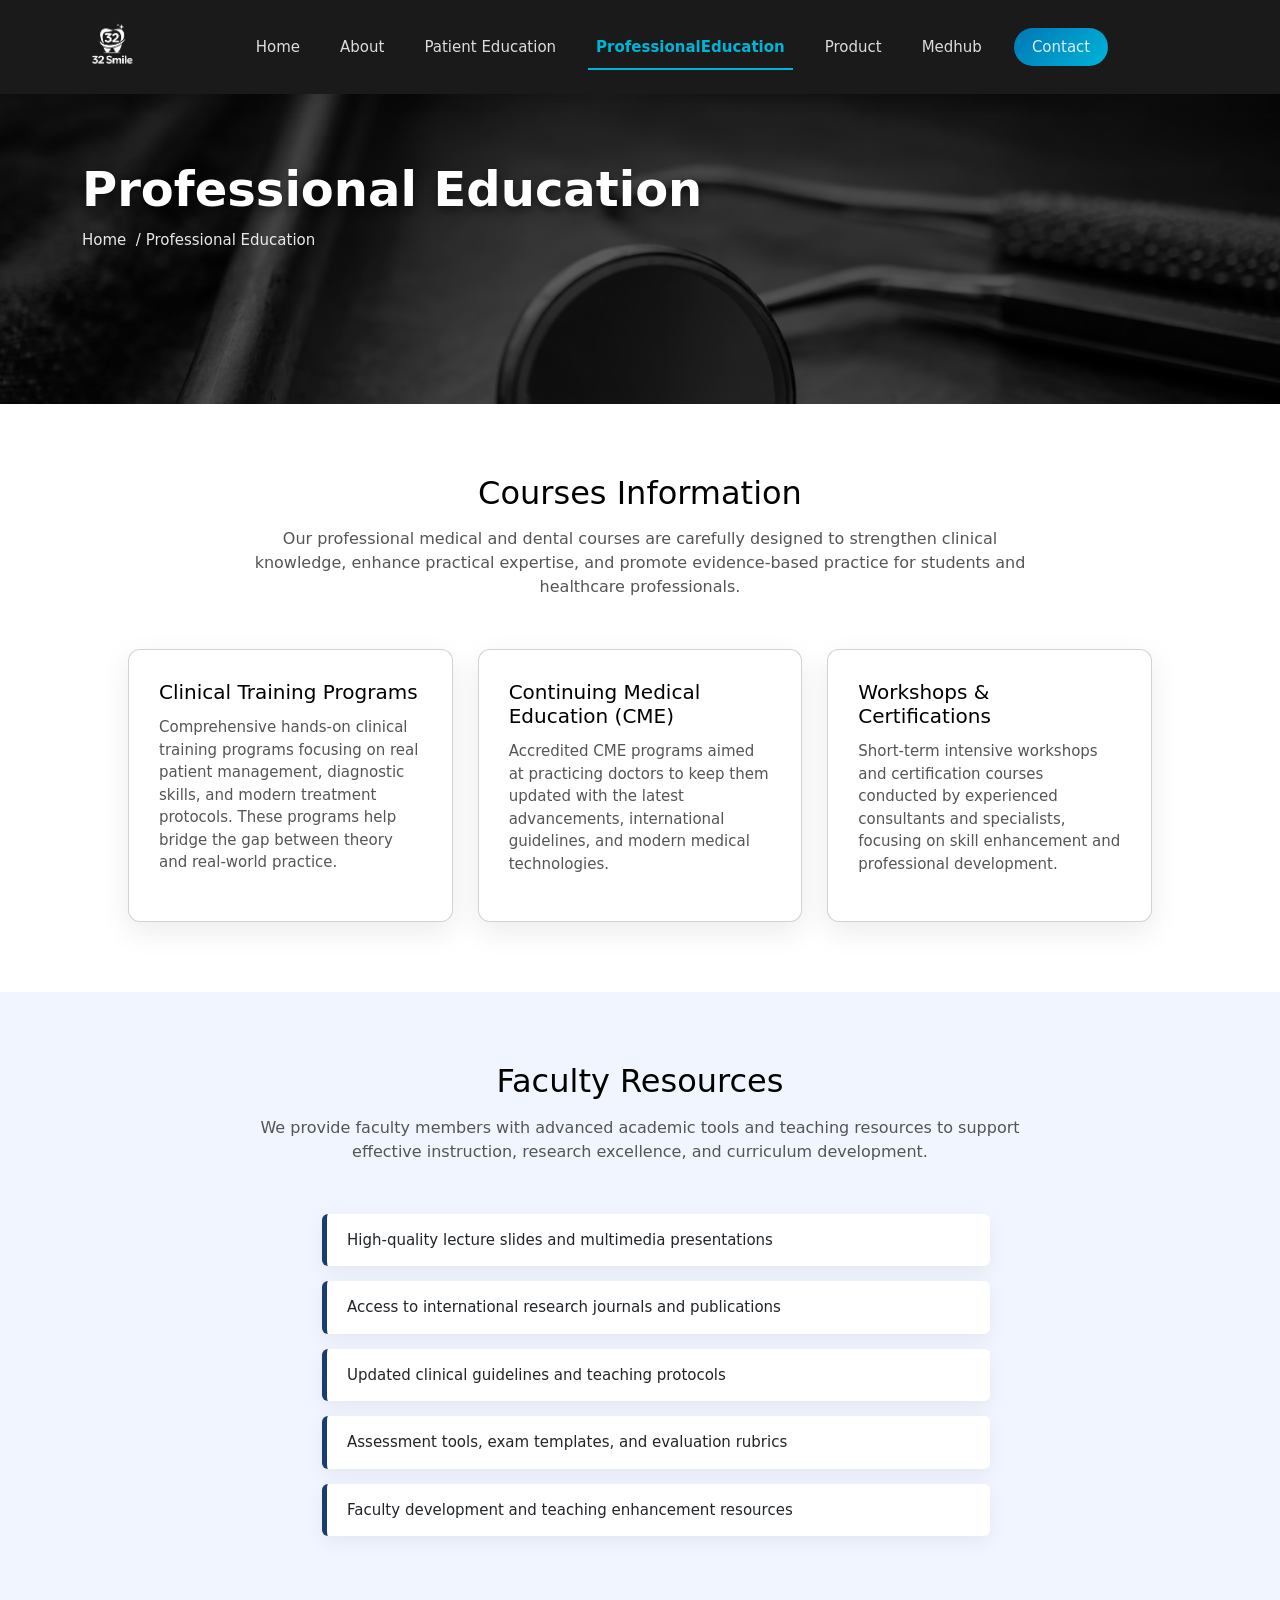
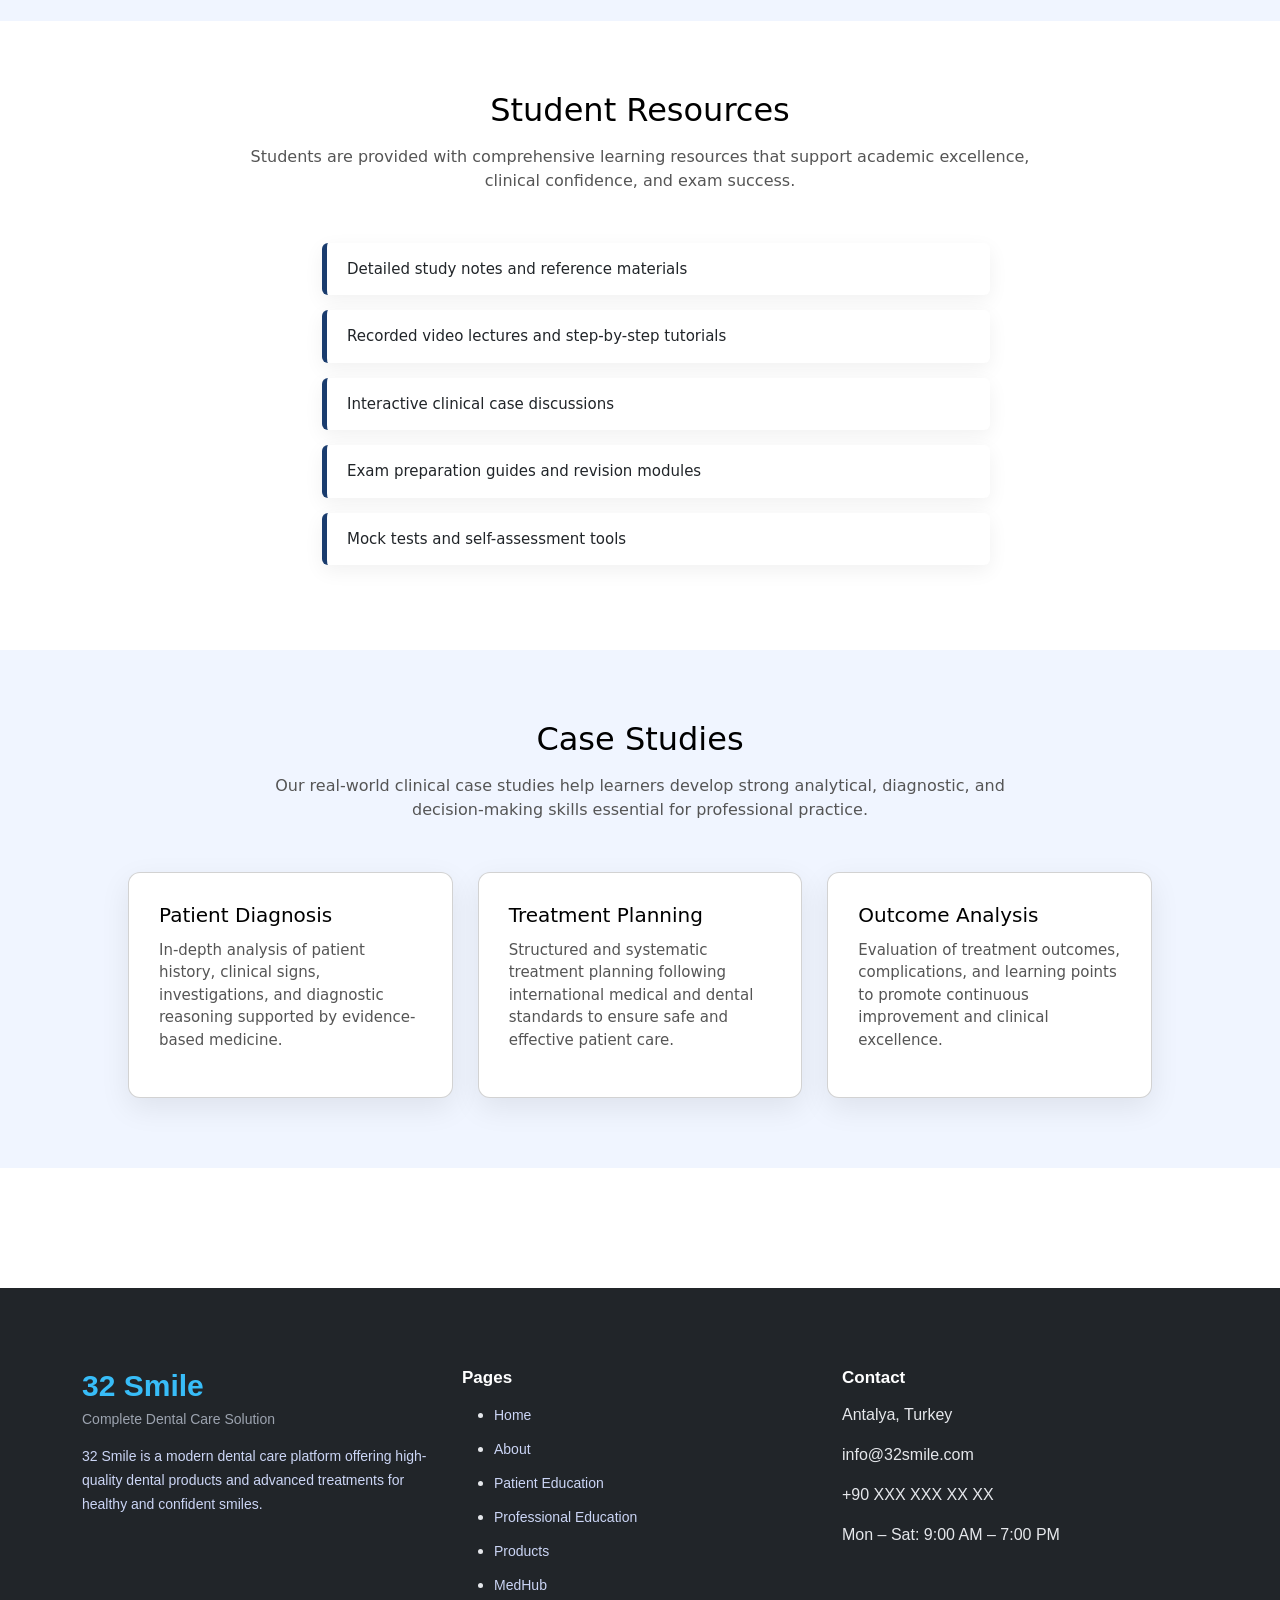
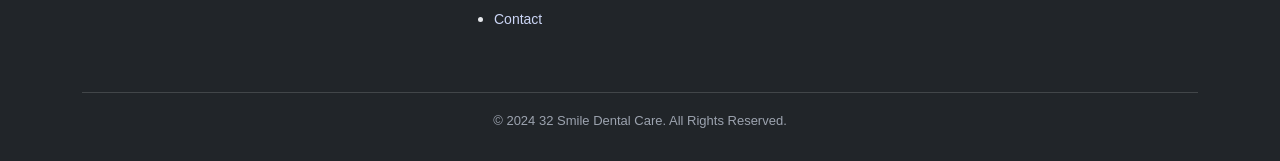
<file: Professional.html>
<!DOCTYPE html>
<html lang="en">
<head>
<meta charset="UTF-8">
<meta name="viewport" content="width=device-width, initial-scale=1.0">
<title>Patient Education - 32 Smiles</title>

<link href="https://cdn.jsdelivr.net/npm/bootstrap@5.0.2/dist/css/bootstrap.min.css" rel="stylesheet">5
<!-- Custom css -->
<link rel="stylesheet" href="Professional.css">
</head>

<body>
    
    <!-- Navbar -->
    <nav class="navbar navbar-expand-lg fixed-top dental-navbar">
        <div class="container">

        
            <a class="navbar-brand" href="index.html">
                <img src="WhatsApp Image 2025-12-23 at 15.43.08-Photoroom.png" alt="32 Smile Logo">
            </a>

            <button class="navbar-toggler" type="button" data-bs-toggle="collapse" data-bs-target="#navbarNav">
                <span class="navbar-toggler-icon"></span>
            </button>

            <div class="collapse navbar-collapse justify-content-center" id="navbarNav">
                <ul class="navbar-nav">

                    <li class="nav-item">
                        <a class="nav-link  " href="index.html">Home</a>
                    </li>

                    <li class="nav-item">
                        <a class="nav-link" href="About.html">About</a>
                    </li>

                    <li class="nav-item">
                        <a class="nav-link" href="Patient.html">Patient Education</a>
                    </li>

                    <li class="nav-item">
                        <a class="nav-link active" href="Professional.html">ProfessionalEducation</a>
                    </li>


                    <li class="nav-item">
                        <a class="nav-link" href="product.html">Product</a>
                    </li>

                    <li class="nav-item">
                        <a class="nav-link" href="medhub.html">Medhub</a>
                    </li>
                    
                    <li class="nav-item">
                        <a class="nav-link contact-btn" href="contanct.html">Contact</a>
                    </li>

                </ul>
            </div>
        </div>
    </nav>

    <!-- Navbar end -->


    <section class="about-hero">
        <div class="about-overlay"></div>
        <div class="about-content container">
            <h1>Professional Education</h1>
            <p>Home &nbsp;/&nbsp;Professional Education</p>
        </div>
    </section>
    <!-- Courses Information -->
    <section class="section">
        <h2>Courses Information</h2>
        <p class="section-text">
            Our professional medical and dental courses are carefully designed to strengthen
            clinical knowledge, enhance practical expertise, and promote evidence-based practice
            for students and healthcare professionals.
        </p>

        <div class="cards">
            <div class="card">
                <h3>Clinical Training Programs</h3>
                <p>
                    Comprehensive hands-on clinical training programs focusing on real patient
                    management, diagnostic skills, and modern treatment protocols. These programs
                    help bridge the gap between theory and real-world practice.
                </p>
            </div>

            <div class="card">
                <h3>Continuing Medical Education (CME)</h3>
                <p>
                    Accredited CME programs aimed at practicing doctors to keep them updated
                    with the latest advancements, international guidelines, and modern medical
                    technologies.
                </p>
            </div>

            <div class="card">
                <h3>Workshops & Certifications</h3>
                <p>
                    Short-term intensive workshops and certification courses conducted by
                    experienced consultants and specialists, focusing on skill enhancement
                    and professional development.
                </p>
            </div>
        </div>
    </section>

    <!-- Faculty Resources -->
    <section class="section light-bg">
        <h2>Faculty Resources</h2>
        <p class="section-text">
            We provide faculty members with advanced academic tools and teaching resources
            to support effective instruction, research excellence, and curriculum development.
        </p>

        <ul class="list">
            <li>High-quality lecture slides and multimedia presentations</li>
            <li>Access to international research journals and publications</li>
            <li>Updated clinical guidelines and teaching protocols</li>
            <li>Assessment tools, exam templates, and evaluation rubrics</li>
            <li>Faculty development and teaching enhancement resources</li>
        </ul>
    </section>

    <!-- Student Resources -->
    <section class="section">
        <h2>Student Resources</h2>
        <p class="section-text">
            Students are provided with comprehensive learning resources that support
            academic excellence, clinical confidence, and exam success.
        </p>

        <ul class="list">
            <li>Detailed study notes and reference materials</li>
            <li>Recorded video lectures and step-by-step tutorials</li>
            <li>Interactive clinical case discussions</li>
            <li>Exam preparation guides and revision modules</li>
            <li>Mock tests and self-assessment tools</li>
        </ul>
    </section>

    <!-- Case Studies -->
    <section class="section light-bg">
        <h2>Case Studies</h2>
        <p class="section-text">
            Our real-world clinical case studies help learners develop strong analytical,
            diagnostic, and decision-making skills essential for professional practice.
        </p>

        <div class="cards">
            <div class="card">
                <h3>Patient Diagnosis</h3>
                <p>
                    In-depth analysis of patient history, clinical signs, investigations,
                    and diagnostic reasoning supported by evidence-based medicine.
                </p>
            </div>

            <div class="card">
                <h3>Treatment Planning</h3>
                <p>
                    Structured and systematic treatment planning following international
                    medical and dental standards to ensure safe and effective patient care.
                </p>
            </div>

            <div class="card">
                <h3>Outcome Analysis</h3>
                <p>
                    Evaluation of treatment outcomes, complications, and learning points
                    to promote continuous improvement and clinical excellence.
                </p>
            </div>
        </div>
    </section>


    <footer class="footer-32smile">
        <div class="container">
            <div class="row">
                <div class="col-md-4">
                    <h2 class="brand-name">32 Smile</h2>
                    <p class="brand-tagline">Complete Dental Care Solution</p>
                    <p class="brand-desc">
                        32 Smile is a modern dental care platform offering high-quality
                        dental products and advanced treatments for healthy and confident smiles.
                    </p>
                </div>

                <div class="col-md-4 mt-4 mt-md-0">
                    <h5 class="footer-title">Pages</h5>
                    <ul class="footer-list">
                        <li><a href="index.html">Home</a></li>
                        <li><a href="About.html">About</a></li>
                        <li><a href="Patient.html">Patient Education</a></li>
                        <li><a href="Professional.html">Professional Education</a></li>
                        <li><a href="product.html">Products</a></li>
                        <li><a href="medhub.html">MedHub</a></li>
                        <li><a href="contanct.html">Contact</a></li>
                    </ul>
                </div>

                <div class="col-md-4 mt-4 mt-md-0">
                    <h5 class="footer-title">Contact</h5>
                    <p> Antalya, Turkey</p>
                    <p> info@32smile.com</p>
                    <p> +90 XXX XXX XX XX</p>
                    <p> Mon – Sat: 9:00 AM – 7:00 PM</p>
                </div>
            </div>

            <div class="footer-bottom">
                <p>© 2024 32 Smile Dental Care. All Rights Reserved.</p>
            </div>
        </div>
    </footer>

    <script src="https://cdn.jsdelivr.net/npm/bootstrap@5.0.2/dist/js/bootstrap.bundle.min.js"></script>
</body>

</html>
</file>
<file: about.css>
/* Navbar */
.dental-navbar {
    position: fixed;
    top: 0;
    left: 0;
    right: 0;
    background: #1a1a1a;
    padding: 12px 0;
    z-index: 1030;
    box-shadow: 0 4px 15px rgba(0, 0, 0, 0.15);
}

.dental-navbar .navbar-brand img {
    height: 60px;
    width: auto;
}

.dental-navbar .nav-link {
    color: rgba(255, 255, 255, 0.85) !important;
    font-size: 15px;
    font-weight: 500;
    margin: 0 12px;
    position: relative;
    padding: 8px 0;
    transition: 0.3s;
}

.dental-navbar .nav-link::after {
    content: "";
    position: absolute;
    left: 0;
    bottom: -4px;
    width: 0;
    height: 2px;
    background: #00b4d8;
    transition: width 0.3s;
}

.dental-navbar .nav-link:hover {
    color: #00b4d8 !important;
}

.dental-navbar .nav-link:hover::after,
.dental-navbar .nav-link.active::after {
    width: 100%;
}

.dental-navbar .nav-link.active {
    color: #00b4d8 !important;
    font-weight: 600;
}

.contact-btn {
    background: linear-gradient(135deg, #0077b6, #00b4d8);
    color: #fff !important;
    padding: 8px 18px !important;
    border-radius: 30px;
    margin-left: 10px;
}

.contact-btn:hover {
    background: linear-gradient(135deg, #005f8f, #0096c7);
}


.navbar-toggler {
    border: none;
}

.navbar-toggler:focus {
    box-shadow: none;
}


/* About section */

.about-hero {
    position: relative;
    height: 380px;

    background-size: cover;
    background-position: center;
        background-image: url('vac.jpg');

    background-attachment: fixed;
    display: flex;
    align-items: center;
}

.about-overlay {
    position: absolute;
    inset: 0;
    background: rgba(0, 0, 0, 0.55);
}

.about-content {
    position: relative;
    color: #fff;
}

.about-content h1 {
    font-size: 48px;
    font-weight: 700;
    margin-bottom: 10px;
    color: #fff;
    text-shadow: 0 4px 10px rgba(0, 0, 0, 0.5);
}

.about-content p {
    font-size: 15px;
    opacity: 0.9;
}

.about-main-dev {
    display: flex;
    flex-direction: column;
    align-items: center;
    justify-content: center;
}


.para {
    font-size: 42px;
    font-weight: 800;
    color: #111827;
    margin: 35px 10px 15px;
    letter-spacing: 1px;
    padding-left: 14px;
}

.are {
    font-size: 26px;
    font-weight: 600;
    margin: 10px 10px 25px;
    color: #374151;
}

.fire {
    max-width: 900px;
    margin: 0 10px 22px;
    font-size: 18px;
    line-height: 2;
    color: #374151;
}

.fire.purpose {
    background: #f9fafb;
    padding: 16px 18px;
    border-left: 4px solid #1a3c6e;
    border-radius: 6px;
}

.fire.achievements {
    background: #fff7ed;
    padding: 16px 18px;
    border-left: 4px solid #1a3c6e;
    border-radius: 6px;
    width: 100%;
}


.accent {
    color: #2563eb;
    font-weight: 600;
}

.highlight {
    color: #16a34a;
    font-weight: 700;
}

.fire strong {
    color: #1f2937;
}

/* Values section */

.about-values {
    background: #f9fcff;
    padding: 80px 20px;
}

.section-header {
    text-align: center;
    max-width: 700px;
    margin: 0 auto 60px;
}

.section-header h2 {
    font-size: 36px;
    font-weight: 700;
    margin-bottom: 10px;
    color: #111;
}

.section-header p {
    font-size: 18px;
    color: #333;
    line-height: 1.7;
}

.values-grid {
    display: grid;
    grid-template-columns: repeat(auto-fit, minmax(260px, 1fr));
    gap: 35px;
}

/* Value Card */
.value-card {
    background: #fff;
    border-radius: 18px;
    padding: 35px 25px;
    text-align: center;
    box-shadow: 0 10px 25px rgba(0, 0, 0, 0.08);
    transition: transform 0.4s ease, box-shadow 0.4s ease;
}

.value-card:hover {
    transform: translateY(-10px);
    box-shadow: 0 20px 40px rgba(0, 0, 0, 0.15);
}

/* Value Icon */
.value-icon {
    width: 80px;
    height: 80px;
    border-radius: 50%;
    background: linear-gradient(135deg, #2563eb, #16a34a);
    color: #fff;
    display: flex;
    align-items: center;
    justify-content: center;
    margin: 0 auto 20px;
    font-size: 1.8rem;
    transition: transform 0.3s ease;
}

.value-card:hover .value-icon {
    transform: scale(1.2) rotate(10deg);
}

.value-card h3 {
    font-size: 1.5rem;
    color: #111;
    margin-bottom: 12px;
    font-weight: 700;
}

.value-card p {
    color: #444;
    line-height: 1.7;
    font-size: 0.95rem;
}


/* Years of care section */

.years-care {
    background: url("pexels-photo-3881791.webp") no-repeat center center / cover;
    background-attachment: fixed;
    min-height: 100vh;
    position: relative;
    color: #fff;
    font-family: Arial, sans-serif;
}

.years-care .overlay {
    background: rgba(0, 0, 0, 0.65);
    min-height: 100vh;
    display: flex;
    align-items: center;
}

.container-box {
    width: 90%;
    margin: auto;
    text-align: center;
}

.container-box h2 {
    font-size: 48px;
    margin-bottom: 10px;
}

.subtitle {
    font-size: 18px;
    margin-bottom: 50px;
    opacity: 0.9;
}

/* Stats */
.stats {
    display: grid;
    grid-template-columns: repeat(auto-fit, minmax(200px, 1fr));
    gap: 30px;
}

.stat {
    background: rgba(255, 255, 255, 0.1);
    padding: 30px 20px;
    border-radius: 12px;
}

.stat h3 {
    font-size: 36px;
    margin-bottom: 10px;
    color: #f5d08a;
}

.stat p {
    font-size: 16px;
}



/* certificates */

.certificates-section {
    text-align: center;
    margin: 40px 0;
}

.certificates-section h1 {
    font-size: 36px;
    font-weight: 700;
    color: #333;
}

.card-group {
    display: flex;
    justify-content: center;
    gap: 20px;
    flex-wrap: wrap;
    padding: 0 20px;
}

.card {
    width: 300px;
    overflow: hidden;
    border-radius: 15px;
    box-shadow: 0 4px 15px rgba(0, 0, 0, 0.1);
    transition: transform 0.4s ease, box-shadow 0.4s ease;
}

.card:hover {
    transform: scale(1.05);
    box-shadow: 0 10px 25px rgba(0, 0, 0, 0.2);
}

.card-img-top {
    width: 100%;
    height: 200px;
    object-fit: cover;
    display: block;
    transition: transform 0.4s ease;
}

.card:hover .card-img-top {
    transform: scale(1.05);
}


/* footer */

.footer-32smile {
    background: #212529;
    color: #e5e7eb;
    padding: 80px 0 30px;
    margin-top: 120px;
    font-family: 'Poppins', Arial, sans-serif;
}

.brand-name {
    font-size: 30px;
    font-weight: 800;
    color: #38bdf8;
    margin-bottom: 5px;
}

.brand-tagline {
    font-size: 14px;
    color: #9ca3af;
    margin-bottom: 15px;
}

.brand-desc {
    font-size: 14px;
    color: #cbd5f5;
    line-height: 1.7;
}

.footer-title {
    font-size: 17px;
    font-weight: 600;
    margin-bottom: 15px;
    color: #fff;
}

.footer-list li {
    margin-bottom: 10px;
}

.footer-list a {
    text-decoration: none;
    font-size: 14px;
    color: #cbd5f5;
    transition: 0.3s;
}

.footer-list a:hover {
    color: #38bdf8;
    padding-left: 6px;
}

.footer-bottom {
    border-top: 1px solid rgba(255, 255, 255, 0.15);
    margin-top: 45px;
    padding-top: 18px;
    text-align: center;
}

.footer-bottom p {
    font-size: 13px;
    color: #9ca3af;
    margin: 0;
}



/* Responsive */

@media (max-width: 767px) {
    .footer-32smile {
        text-align: center;
    }
}

@media (max-width: 600px) {
    .card {
        width: 90%;
    }
}

@media (max-width: 992px) {
    .about-hero {
        height: 300px;
    }

    .about-content h1 {
        font-size: 36px;
    }

    .about-content p {
        font-size: 13px;
    }

    .para {
        font-size: 36px;
        margin-left: 5px;
    }

    .are {
        font-size: 22px;
        margin-left: 5px;
    }

    .fire {
        width: 100%;
        margin-left: 0;
        padding: 0 10px;
    }

    .years-care .stats {
        grid-template-columns: repeat(auto-fit, minmax(150px, 1fr));
        gap: 20px;
    }

    .years-care h2 {
        font-size: 36px;
    }

    .subtitle {
        font-size: 16px;
        margin-bottom: 30px;
    }

    .stat h3 {
        font-size: 28px;
    }

    .card-group {
        flex-direction: column;
        align-items: center;
        gap: 15px;
    }

    .card {
        width: 90%;
    }

    .card-img-top {
        height: auto;
    }
}

@media (max-width: 575px) {
    .navbar-nav .nav-link {
        margin: 5px 0;
        font-size: 14px;
    }

    .logo-img {
        height: 64px;
        width: auto;
    }
}

@media screen and (max-width: 768px) {
    .section-header h2 {
        font-size: 28px;
    }

    .section-header p {
        font-size: 16px;
    }

    .value-icon {
        width: 70px;
        height: 70px;
        font-size: 1.6rem;
    }
}


/* Responsive Navbar */
.navbar-toggler{border:2px solid #fff!important}
.navbar-toggler-icon{background-image:url("data:image/svg+xml,%3csvg xmlns='http://www.w3.org/2000/svg' viewBox='0 0 30 30'%3e%3cpath stroke='rgba(255,255,255,1)' stroke-width='2' stroke-linecap='round' d='M4 7h22M4 15h22M4 23h22'/%3e%3c/svg%3e")!important;}
@media(max-width:991px){
.navbar-collapse{background:#fff;padding:15px;border-radius:10px;margin-top:10px}
.navbar-nav .nav-link{color:#000!important}
}
</file>
<file: implntand.css>
.dental-navbar {
    position: fixed;
    top: 0;
    left: 0;
    right: 0;
    background: #1a1a1a;
    padding: 12px 0;
    z-index: 1030;
    box-shadow: 0 4px 15px rgba(0, 0, 0, 0.15);
    transition: all 0.3s ease;
}

.dental-navbar .navbar-brand img {
    height: 60px;
    width: auto;
    transition: all 0.3s ease;
}

.dental-navbar .nav-link {
    color: rgba(255, 255, 255, 0.85) !important;
    font-size: 15px;
    font-weight: 500;
    margin: 0 12px;
    position: relative;
    padding: 8px 0;
    transition: 0.3s;
}

.dental-navbar .nav-link::after {
    content: "";
    position: absolute;
    left: 0;
    bottom: -4px;
    width: 0;
    height: 2px;
    background: #00b4d8;
    transition: width 0.3s;
}

.dental-navbar .nav-link:hover,
.dental-navbar .nav-link.active {
    color: #00b4d8 !important;
    font-weight: 600;
}

.dental-navbar .nav-link:hover::after,
.dental-navbar .nav-link.active::after {
    width: 100%;
}

.contact-btn {
    background: linear-gradient(135deg, #0077b6, #00b4d8);
    color: #fff !important;
    padding: 8px 18px !important;
    border-radius: 30px;
    margin-left: 10px;
    transition: all 0.3s;
}

.contact-btn:hover {
    background: linear-gradient(135deg, #005f8f, #0096c7);
}

.navbar-toggler {
    border: none;
    outline: none;
}

.navbar-toggler:focus {
    box-shadow: none;
}

.about-hero {
    position: relative;
    height: 380px;
    background-image: url(vac.jpg);
    background-size: cover;
    background-position: center;
    background-attachment: fixed;
    display: flex;
    align-items: center;
}

.about-overlay {
    position: absolute;
    inset: 0;
    background: rgba(0, 0, 0, 0.55);
}

.about-content {
    position: relative;
    color: #fff;
}

.about-content h1 {
    font-size: 48px;
    font-weight: 700;
    margin-bottom: 10px;
    color: #fff;
    text-shadow: 0 4px 10px rgba(0, 0, 0, 0.5);
}

.about-content p {
    font-size: 15px;
    opacity: 0.9;
}

.hero-content p {
    font-size: 18px;
    line-height: 1.7;
}

.hero-content h1 {
    display: flex;
    flex-direction: column;
    justify-content: center;
    align-items: center;
    font-size: 32px;    
    color: #0b6b6b;
}

.section {
    padding: 60px 10%;
}

.section h2 {
    font-size: 32px;
    margin-bottom: 15px;
    color: #0b6b6b;
}

.section p {
    line-height: 1.9;
    font-size: 16px;
    margin-bottom: 12px;
}

.intro {
    background: #ffffff;
    text-align: center;
}

.intro p {
    max-width: 900px;
    margin: 0 auto;
    font-size: 17px;
}

.two-col {
    display: flex;
    gap: 40px;
    align-items: center;
}

.two-col img {
    width: 50%;
    border-radius: 15px;
}

.two-col .text {
    width: 50%;
}

.confirm {
    background: #e8f9f9;
    padding: 60px 10%;
    text-align: center;
}

.confirm img {
    width: 100%;
    max-width: 720px;
    border-radius: 15px;
    margin: 30px 0;
}

.confirm h3 {
    font-size: 28px;
    color: #0b6b6b;
    margin-bottom: 10px;
}

.cards {
    display: grid;
    grid-template-columns: repeat(auto-fit, minmax(250px, 1fr));
    gap: 25px;
    margin-top: 40px;
}

.card {
    background: #fff;
    padding: 25px;
    border-radius: 18px;
    box-shadow: 0 10px 25px rgba(0, 0, 0, 0.08);
    transition: 0.3s;
}

.card:hover {
    transform: translateY(-8px);
}

.card h4 {
    color: #0b6b6b;
    margin-bottom: 10px;
}

.card p {
    font-size: 15px;
    line-height: 1.8;
}



/* FOOTER */
.footer-32smile {
    background: #212529;
    color: #e5e7eb;
    padding: 80px 0 30px;
    margin-top: 120px;
    font-family: 'Poppins', Arial, sans-serif;
}

.brand-name {
    font-size: 30px;
    font-weight: 800;
    color: #38bdf8;
    margin-bottom: 5px;
}

.brand-tagline {
    font-size: 14px;
    color: #9ca3af;
    margin-bottom: 15px;
}

.brand-desc {
    font-size: 14px;
    color: #cbd5f5;
    line-height: 1.7;
}

.footer-title {
    font-size: 17px;
    font-weight: 600;
    margin-bottom: 15px;
    color: #fff;
}

.footer-list li {
    margin-bottom: 10px;
}

.footer-list a {
    text-decoration: none;
    font-size: 14px;
    color: #cbd5f5;
    transition: 0.3s;
}

.footer-list a:hover {
    color: #38bdf8;
    padding-left: 6px;
}

.footer-bottom {
    border-top: 1px solid rgba(255, 255, 255, 0.15);
    margin-top: 45px;
    padding-top: 18px;
    text-align: center;
}

.footer-bottom p {
    font-size: 13px;
    color: #9ca3af;
    margin: 0;
}

/* RESPONSIVE */
@media (max-width: 767px) {
    .footer-32smile {
        text-align: center;
    }
}

@media (max-width: 600px) {
    .card {
        width: 90%;
    }
}
@media(max-width:900px) {
    .two-col {
        flex-direction: column;
    }

    .two-col img,
    .two-col .text {
        width: 100%;
    }
}


/* Responsive Navbar */
.navbar-toggler{border:2px solid #fff!important}
.navbar-toggler-icon{background-image:url("data:image/svg+xml,%3csvg xmlns='http://www.w3.org/2000/svg' viewBox='0 0 30 30'%3e%3cpath stroke='rgba(255,255,255,1)' stroke-width='2' stroke-linecap='round' d='M4 7h22M4 15h22M4 23h22'/%3e%3c/svg%3e")!important;}
@media(max-width:991px){
.navbar-collapse{background:#fff;padding:15px;border-radius:10px;margin-top:10px}
.navbar-nav .nav-link{color:#000!important}
}
</file>
<file: medhub.css>
.dental-navbar {
    position: fixed;
    top: 0;
    left: 0;
    right: 0;
    background: #1a1a1a;
    padding: 12px 0;
    z-index: 1030;
    box-shadow: 0 4px 15px rgba(0, 0, 0, 0.15);
}


.dental-navbar .navbar-brand img {
    height: 60px;
    width: auto;
}


.dental-navbar .nav-link {
    color: rgba(255,255,255,0.85) !important;
    font-size: 15px;
    font-weight: 500;
    margin: 0 12px;
    position: relative;
    padding: 8px 0;
    transition: 0.3s;
}

.dental-navbar .nav-link::after {
    content: "";
    position: absolute;
    left: 0;
    bottom: -4px;
    width: 0;
    height: 2px;
    background: #00b4d8;
    transition: width 0.3s;
}

.dental-navbar .nav-link:hover {
    color: #00b4d8 !important;
}

.dental-navbar .nav-link:hover::after,
.dental-navbar .nav-link.active::after {
    width: 100%;
}

.dental-navbar .nav-link.active {
    color: #00b4d8 !important;
    font-weight: 600;
}

.contact-btn {
    background: linear-gradient(135deg, #0077b6, #00b4d8);
    color: #fff !important;
    padding: 8px 18px !important;
    border-radius: 30px;
    margin-left: 10px;
}

.contact-btn:hover {
    background: linear-gradient(135deg, #005f8f, #0096c7);
}

.navbar-toggler {
    border: none;
}

.navbar-toggler:focus {
    box-shadow: none;
}
.about-hero {
    position: relative;
    height: 380px;
    background-image: url(vac.jpg);
    background-size: cover;
    background-position: center;
    background-attachment: fixed;
    display: flex;
    align-items: center;
}

.about-overlay {
    position: absolute;
    inset: 0;
    background: rgba(0,0,0,0.55);
}

.about-content {
    position: relative;
    color: #fff;
}
.about-content h1 {
    font-size: 48px;
    font-weight: 700;
    margin-bottom: 10px;
    color: #fff;
    text-shadow: 0 4px 10px rgba(0,0,0,0.5);
}
.about-content p {
  font-size: 15px;
  opacity: 0.9;
}




.hub {
    display: flex;
    flex-direction: row;
    justify-content: center;
    align-items: flex-start;
    gap: 50px;
    padding: 50px 20px;
    flex-wrap: wrap; 
    background-color: #fafafa;
}

.co {
    display: flex;
    flex-direction: column;
    gap: 20px;
    max-width: 800px;
    width: 100%;
}


.cm {
    display: flex;
    flex-direction: row;
    gap: 20px;
    background-color: #fff;
    padding: 15px;
    border-radius: 10px;
    box-shadow: 0 10px 25px rgba(0,0,0,0.1);
    transition: transform 0.3s ease, box-shadow 0.3s ease;
}

.cm:hover {
    transform: translateY(-5px);
    box-shadow: 0 15px 35px rgba(0,0,0,0.2);
}

.cm img {
    height: 150px;
    width: 150px;
    object-fit: cover;
    border-radius: 10px;
}

.cn {
    display: flex;
    flex-direction: column;
    justify-content: space-between;
    width: 100%;
}

.cn h2 {
    font-size: 20px;
    margin: 0;
    color: #333;
}

.cn p {
    font-size: 14px;
    color: #555;
    margin: 5px 0;
}

.cn a {
    text-decoration: none;
    color: #007bff;
    font-weight: 600;
    transition: color 0.3s;
}

.cn a:hover {
    color: #ffda06;
}

.ex {
    display: flex;
    flex-direction: column;
    gap: 40px;
    max-width: 400px;
    width: 100%;
}

.tu {
    height: 300px;
    width: 100%;
    border-radius: 10px;
    background-color: #fff;
    box-shadow: 0 15px 40px rgba(0,0,0,0.2);
    transition: transform 0.3s ease;
}

.tu:hover {
    transform: translateY(-5px);
}


.ty {
    padding: 20px;
    background-color: #fff;
    border-radius: 10px;
    box-shadow: 0 15px 40px rgba(0,0,0,0.2);
}

.ty h4 {
    font-size: 20px;
    margin-bottom: 15px;
    color: #333;
}

.ty a {
    display: block;
    text-decoration: none;
    color: #777;
    margin-bottom: 8px;
    font-weight: 500;
    transition: color 0.3s;
}

.ty a:hover {
    color: #ffda06;
}


.recent-articles {
  width: 350px;
  font-family: Arial, sans-serif;
}

.recent-articles h3 {
  font-size: 22px;
  margin-bottom: 20px;
  color: #333;
}

.article {
  display: flex;
  align-items: center;
  margin-bottom: 18px;
}

.article img {
  width: 55px;
  height: 55px;
  border-radius: 50%;
  object-fit: cover;
  margin-right: 15px;
}

.article .title {
  font-size: 15px;
  color: #444;
  margin: 0 0 5px;
  line-height: 1.3;
}

.article .date {
  font-size: 13px;
  color: #999;
}


/* FOOTER */
.footer-32smile {
    background: #212529;
    color: #e5e7eb;
    padding: 80px 0 30px;
    margin-top: 120px;
    font-family: 'Poppins', Arial, sans-serif;
}
.brand-name { font-size: 30px; font-weight: 800; color: #38bdf8; margin-bottom: 5px; }
.brand-tagline { font-size: 14px; color: #9ca3af; margin-bottom: 15px; }
.brand-desc { font-size: 14px; color: #cbd5f5; line-height: 1.7; }
.footer-title { font-size: 17px; font-weight: 600; margin-bottom: 15px; color: #fff; }
.footer-list li { margin-bottom: 10px; }
.footer-list a { text-decoration: none; font-size: 14px; color: #cbd5f5; transition: 0.3s; }
.footer-list a:hover { color: #38bdf8; padding-left: 6px; }
.footer-bottom { border-top: 1px solid rgba(255,255,255,0.15); margin-top: 45px; padding-top: 18px; text-align: center; }
.footer-bottom p { font-size: 13px; color: #9ca3af; margin: 0; }

/* RESPONSIVE */
@media (max-width: 767px) { .footer-32smile { text-align: center; } }
@media (max-width: 600px) { .card { width: 90%; } }

@media (max-width: 1200px) {
    .hub {
        flex-direction: column;
        align-items: center;
    }
    .co, .ex {
        max-width: 90%;
    }
    .cm {
        flex-direction: column;
        align-items: center;
        text-align: center;
    }
    .cm img {
        margin-bottom: 10px;
    }
    .cn a h2 {
        font-size: 18px;
    }
}

/* Responsive Navbar */
.navbar-toggler{border:2px solid #fff!important}
.navbar-toggler-icon{background-image:url("data:image/svg+xml,%3csvg xmlns='http://www.w3.org/2000/svg' viewBox='0 0 30 30'%3e%3cpath stroke='rgba(255,255,255,1)' stroke-width='2' stroke-linecap='round' d='M4 7h22M4 15h22M4 23h22'/%3e%3c/svg%3e")!important;}
@media(max-width:991px){
.navbar-collapse{background:#fff;padding:15px;border-radius:10px;margin-top:10px}
.navbar-nav .nav-link{color:#000!important}
}
</file>
<file: Patient.css>
.dental-navbar {
    position: fixed;
    top: 0;
    left: 0;
    right: 0;
    background: #1a1a1a;
    padding: 12px 0;
    z-index: 1030;
    box-shadow: 0 4px 15px rgba(0, 0, 0, 0.15);
}

.dental-navbar .navbar-brand img {
    height: 60px;
    width: auto;
}

.dental-navbar .nav-link {
    color: rgba(255, 255, 255, 0.85) !important;
    font-size: 15px;
    font-weight: 500;
    margin: 0 12px;
    position: relative;
    padding: 8px 0;
    transition: 0.3s;
}

.dental-navbar .nav-link::after {
    content: "";
    position: absolute;
    left: 0;
    bottom: -4px;
    width: 0;
    height: 2px;
    background: #00b4d8;
    transition: width 0.3s;
}

.dental-navbar .nav-link:hover {
    color: #00b4d8 !important;
}

.dental-navbar .nav-link:hover::after,
.dental-navbar .nav-link.active::after {
    width: 100%;
}

.dental-navbar .nav-link.active {
    color: #00b4d8 !important;
    font-weight: 600;
}

.contact-btn {
    background: linear-gradient(135deg, #0077b6, #00b4d8);
    color: #fff !important;
    padding: 8px 18px !important;
    border-radius: 30px;
    margin-left: 10px;
}

.contact-btn:hover {
    background: linear-gradient(135deg, #005f8f, #0096c7);
}

.navbar-toggler {
    border: none;
}

.navbar-toggler:focus {
    box-shadow: none;
}

.about-hero {
    position: relative;
    height: 380px;
    background-image: url('vac.jpg');
    background-size: cover;
    background-position: center;
    background-attachment: fixed;
    display: flex;
    align-items: center;
}

.about-overlay {
    position: absolute;
    inset: 0;
    background: rgba(0, 0, 0, 0.55);
}

.about-content {
    position: relative;
    color: #fff;
}

.about-content h1 {
    font-size: 48px;
    font-weight: 700;
    margin-bottom: 10px;
    color: #fff;
    text-shadow: 0 4px 10px rgba(0, 0, 0, 0.5);
}

.about-content p {
    font-size: 15px;
    opacity: 0.9;
}

.section {
    padding: 70px 10%;
    background: #ffffff;
}

.section.light-bg {
    background: #f0f5ff;
}

.section h2 {
    text-align: center;
    font-size: 32px;
    color: black;
    margin-bottom: 15px;
}

.section-text {
    text-align: center;
    max-width: 800px;
    margin: 0 auto 50px;
    font-size: 16px;
    color: #555;
}

.cards {
    display: grid;
    grid-template-columns: repeat(auto-fit, minmax(280px, 1fr));
    gap: 25px;
}

.card {
    background: #ffffff;
    padding: 30px;
    border-radius: 12px;
    box-shadow: 0 10px 30px rgba(0, 0, 0, 0.08);
    transition: all 0.3s ease;
}

.card:hover {
    transform: translateY(-8px);
    box-shadow: 0 15px 35px rgba(0, 0, 0, 0.12);
}

.card h3 {
    color: black;
    margin-bottom: 12px;
    font-size: 20px;
}

.card p {
    color: #555;
    font-size: 15px;
}

.list {
    max-width: 700px;
    margin: 0 auto;
    list-style: none;
}

.list li {
    background: #ffffff;
    margin-bottom: 15px;
    padding: 15px 20px;
    border-left: 5px solid #1a3c6e;
    border-radius: 6px;
    box-shadow: 0 6px 20px rgba(0, 0, 0, 0.06);
    font-size: 15px;
}


.footer-32smile {
    background: #212529;
    color: #e5e7eb;
    padding: 80px 0 30px;
    margin-top: 120px;
    font-family: 'Poppins', Arial, sans-serif;
}

.brand-name {
    font-size: 30px;
    font-weight: 800;
    color: #38bdf8;
    margin-bottom: 5px;
}

.brand-tagline {
    font-size: 14px;
    color: #9ca3af;
    margin-bottom: 15px;
}

.brand-desc {
    font-size: 14px;
    color: #cbd5f5;
    line-height: 1.7;
}

.footer-title {
    font-size: 17px;
    font-weight: 600;
    margin-bottom: 15px;
    color: #fff;
}

.footer-list li {
    margin-bottom: 10px;
}

.footer-list a {
    text-decoration: none;
    font-size: 14px;
    color: #cbd5f5;
    transition: 0.3s;
}

.footer-list a:hover {
    color: #38bdf8;
    padding-left: 6px;
}

.footer-bottom {
    border-top: 1px solid rgba(255, 255, 255, 0.15);
    margin-top: 45px;
    padding-top: 18px;
    text-align: center;
}

.footer-bottom p {
    font-size: 13px;
    color: #9ca3af;
    margin: 0;
}

@media (max-width: 768px) {
    .hero-content h1 {
        font-size: 32px;
    }

    .section h2 {
        font-size: 24px;
    }
}

@media (max-width: 600px) {
    .card {
        width: 95%;
        margin: auto;
    }

    .footer-32smile {
        text-align: center;
    }
}

@media (max-width: 768px) {
    .section {
        padding: 50px 6%;
    }

    .section h2 {
        font-size: 26px;
    }
}

/* Responsive Navbar */
.navbar-toggler{border:2px solid #fff!important}
.navbar-toggler-icon{background-image:url("data:image/svg+xml,%3csvg xmlns='http://www.w3.org/2000/svg' viewBox='0 0 30 30'%3e%3cpath stroke='rgba(255,255,255,1)' stroke-width='2' stroke-linecap='round' d='M4 7h22M4 15h22M4 23h22'/%3e%3c/svg%3e")!important;}
@media(max-width:991px){
.navbar-collapse{background:#fff;padding:15px;border-radius:10px;margin-top:10px}
.navbar-nav .nav-link{color:#000!important}
}
</file>
<file: product.css>
.dental-navbar {
    position: fixed;
    top: 0;
    left: 0;
    right: 0;
    background: #1a1a1a;   
    padding: 12px 0;       
    z-index: 1030;
    box-shadow: 0 4px 15px rgba(0, 0, 0, 0.15);
    transition: all 0.3s ease; 
}

.dental-navbar .navbar-brand img {
    height: 60px;           
    width: auto;            
    transition: all 0.3s ease;
}

.dental-navbar .nav-link {
    color: rgba(255,255,255,0.85) !important;
    font-size: 15px;
    font-weight: 500;
    margin: 0 12px;
    position: relative;
    padding: 8px 0;
    transition: 0.3s;
}

.dental-navbar .nav-link::after {
    content: "";
    position: absolute;
    left: 0;
    bottom: -4px;
    width: 0;
    height: 2px;
    background: #00b4d8;
    transition: width 0.3s;
}

.dental-navbar .nav-link:hover,
.dental-navbar .nav-link.active {
    color: #00b4d8 !important;
    font-weight: 600;
}

.dental-navbar .nav-link:hover::after,
.dental-navbar .nav-link.active::after {
    width: 100%;
}


.contact-btn {
    background: linear-gradient(135deg, #0077b6, #00b4d8);
    color: #fff !important;
    padding: 8px 18px !important;
    border-radius: 30px;
    margin-left: 10px;
    transition: all 0.3s;
}

.contact-btn:hover {
    background: linear-gradient(135deg, #005f8f, #0096c7);
}


.navbar-toggler {
    border: none;
    outline: none;
}

.navbar-toggler:focus {
    box-shadow: none;
}


.about-hero {
    position: relative;
    height: 380px;
    background-image: url('vac.jpg');
    background-size: cover;
    background-position: center;
    background-attachment: fixed;
    display: flex;
    align-items: center;
}

.about-overlay {
    position: absolute;
    inset: 0;
    background: rgba(0,0,0,0.55);
}

.about-content {
    position: relative;
    color: #fff;
}
.about-content h1 {
    font-size: 48px;
    font-weight: 700;
    margin-bottom: 10px;
    color: #fff;
    text-shadow: 0 4px 10px rgba(0,0,0,0.5);
}
.about-content p {
  font-size: 15px;
  opacity: 0.9;
}



.section-title { text-align: center; margin: 50px 0 20px; font-size: 32px; font-weight: bold; color: #333; }


.products-grid {
    display: grid;
    grid-template-columns: repeat(auto-fit, minmax(280px, 1fr));
    gap: 30px;
    justify-items: center;
}

.products-grid .card {
    width: 280px;
    background: #ffffff;
    border-radius: 20px;
    overflow: hidden;
    border: none;
    box-shadow: 0 10px 25px rgba(0,0,0,0.12);
    transition: transform 0.4s ease, box-shadow 0.4s ease;
}

.products-grid .card:hover {
    transform: translateY(-12px) scale(1.05);
    box-shadow: 0 25px 50px rgba(0,0,0,0.25);
}


.img1{ background-image: url(1m.jpeg); }
.img2{ background-image: url(2mm.jpeg); }
.img3{ background-image: url(3mm.jpeg); }
.img4{ background-image: url(4mmmm.jpeg); }
.img5{ background-image: url(picture.jpeg); }
.img6{ background-image: url(WhatsApp\ Image\ 2025-12-29\ at\ 02.54.23\ \(1\).jpeg); }
.img7{ background-image: url(1222.png); }
.img8{ background-image: url(WhatsApp\ Image\ 2025-12-29\ at\ 02.54.22.jpeg); }
.img9{ background-image: url(55555.png); }



.product-img {
    height: 200px;
    background-size: cover;
    background-position: center;
    transition: transform 0.4s ease;
}

.products-grid .card:hover .product-img {
    transform: scale(1.1);
}

.product-detail {
    padding: 18px;
    text-align: center;
}

.product-detail span {
    font-size: 18px;
    font-weight: 600;
    display: block;
    margin-bottom: 6px;
}

.rating {
    color: #ffc107;
    font-size: 16px;
    margin-bottom: 8px;
}

.product-detail p {
    font-size: 14px;
    color: #555;
    margin-bottom: 14px;
}

.buttons {
    display: flex;
    justify-content: space-between;
    align-items: center;
}

.price {
    font-size: 18px;
    font-weight: 700;
    color: #0d6efd;
}

.cart {
    background: #0d6efd;
    color: #fff;
    padding: 6px 14px;
    border-radius: 20px;
    border: none;
    font-size: 14px;
    transition: 0.3s;
}

.cart:hover {
    background: #084298;
}

.favourite {
    background: #f1f1f1;
    border-radius: 50%;
    padding: 6px 10px;
    border: none;
    font-size: 16px;
    transition: 0.3s;
}

/* FOOTER */
.footer-32smile {
     background: #212529;
    color: #e5e7eb;
    padding: 80px 0 30px;
    margin-top: 120px;
    font-family: 'Poppins', Arial, sans-serif;
}
.brand-name { font-size: 30px; font-weight: 800; color: #38bdf8; margin-bottom: 5px; }
.brand-tagline { font-size: 14px; color: #9ca3af; margin-bottom: 15px; }
.brand-desc { font-size: 14px; color: #cbd5f5; line-height: 1.7; }
.footer-title { font-size: 17px; font-weight: 600; margin-bottom: 15px; color: #fff; }
.footer-list li { margin-bottom: 10px; }
.footer-list a { text-decoration: none; font-size: 14px; color: #cbd5f5; transition: 0.3s; }
.footer-list a:hover { color: #38bdf8; padding-left: 6px; }
.footer-bottom { border-top: 1px solid rgba(255,255,255,0.15); margin-top: 45px; padding-top: 18px; text-align: center; }
.footer-bottom p { font-size: 13px; color: #9ca3af; margin: 0; }

/* RESPONSIVE */
@media (max-width: 767px) { .footer-32smile { text-align: center; } }
@media (max-width: 600px) { .card { width: 90%; } }

@media (max-width: 992px) {
    .products-grid .card {
        width: 45%;
    }
}

@media (max-width: 768px) {
    .products-grid .card {
        width: 70%;
    }
}

@media (max-width: 576px) {
    .products-grid {
        flex-direction: column;
        align-items: center;
    }
    .products-grid .card {
        width: 90%;
    }
}
@media (max-width: 992px) {
    .dental-navbar .nav-link {
        font-size: 14px;
        margin: 0 8px;
    }

    .dental-navbar .navbar-brand img {
        height: 50px;
    }
}


@media (max-width: 768px) {
    .dental-navbar .nav-link {
        font-size: 13px;
        margin: 0 6px;
    }

    .dental-navbar .navbar-brand img {
        height: 45px;
    }

    .contact-btn {
        padding: 6px 14px !important;
        font-size: 13px;
        margin-left: 5px;
    }
}


@media (max-width: 576px) {
    .dental-navbar .nav-link {
        font-size: 12px;
        margin: 0 4px;
    }

    .dental-navbar .navbar-brand img {
        height: 40px;
    }

    .contact-btn {
        padding: 5px 12px !important;
        font-size: 12px;
    }
}


/* Responsive Navbar */
.navbar-toggler{border:2px solid #fff!important}
.navbar-toggler-icon{background-image:url("data:image/svg+xml,%3csvg xmlns='http://www.w3.org/2000/svg' viewBox='0 0 30 30'%3e%3cpath stroke='rgba(255,255,255,1)' stroke-width='2' stroke-linecap='round' d='M4 7h22M4 15h22M4 23h22'/%3e%3c/svg%3e")!important;}
@media(max-width:991px){
.navbar-collapse{background:#fff;padding:15px;border-radius:10px;margin-top:10px}
.navbar-nav .nav-link{color:#000!important}
}
</file>
<file: Professional.css>
.dental-navbar {
    position: fixed;
    top: 0;
    left: 0;
    right: 0;
    background: #1a1a1a;
    padding: 12px 0;
    z-index: 1030;
    box-shadow: 0 4px 15px rgba(0, 0, 0, 0.15);
}

.dental-navbar .navbar-brand img {
    height: 60px;
    width: auto;
}

.dental-navbar .nav-link {
    color: rgba(255, 255, 255, 0.85) !important;
    font-size: 15px;
    font-weight: 500;
    margin: 0 12px;
    position: relative;
    padding: 8px 0;
    transition: 0.3s;
}

.dental-navbar .nav-link::after {
    content: "";
    position: absolute;
    left: 0;
    bottom: -4px;
    width: 0;
    height: 2px;
    background: #00b4d8;
    transition: width 0.3s;
}

.dental-navbar .nav-link:hover {
    color: #00b4d8 !important;
}

.dental-navbar .nav-link:hover::after,
.dental-navbar .nav-link.active::after {
    width: 100%;
}

.dental-navbar .nav-link.active {
    color: #00b4d8 !important;
    font-weight: 600;
}

.contact-btn {
    background: linear-gradient(135deg, #0077b6, #00b4d8);
    color: #fff !important;
    padding: 8px 18px !important;
    border-radius: 30px;
    margin-left: 10px;
}

.contact-btn:hover {
    background: linear-gradient(135deg, #005f8f, #0096c7);
}

.navbar-toggler {
    border: none;
}

.navbar-toggler:focus {
    box-shadow: none;
}

.about-hero {
    position: relative;
    height: 380px;
    background-image: url(vac.jpg);
    background-size: cover;
    background-position: center;
    background-attachment: fixed;
    display: flex;
    align-items: center;
}

.about-overlay {
    position: absolute;
    inset: 0;
    background: rgba(0, 0, 0, 0.55);
}

.about-content {
    position: relative;
    color: #fff;
}

.about-content h1 {
    font-size: 48px;
    font-weight: 700;
    margin-bottom: 10px;
    color: #fff;
    text-shadow: 0 4px 10px rgba(0, 0, 0, 0.5);
}

.about-content p {
    font-size: 15px;
    opacity: 0.9;
}

.section {
    padding: 70px 10%;
    background: #ffffff;
}

.section.light-bg {
    background: #f0f5ff;
}

.section h2 {
    text-align: center;
    font-size: 32px;
    color: black;
    margin-bottom: 15px;
}

.section-text {
    text-align: center;
    max-width: 800px;
    margin: 0 auto 50px;
    font-size: 16px;
    color: #555;
}

.cards {
    display: grid;
    grid-template-columns: repeat(auto-fit, minmax(280px, 1fr));
    gap: 25px;
}

.card {
    background: #ffffff;
    padding: 30px;
    border-radius: 12px;
    box-shadow: 0 10px 30px rgba(0, 0, 0, 0.08);
    transition: all 0.3s ease;
}

.card:hover {
    transform: translateY(-8px);
    box-shadow: 0 15px 35px rgba(0, 0, 0, 0.12);
}

.card h3 {
    color: black;
    margin-bottom: 12px;
    font-size: 20px;
}

.card p {
    color: #555;
    font-size: 15px;
}

.list {
    max-width: 700px;
    margin: 0 auto;
    list-style: none;
}

.list li {
    background: #ffffff;
    margin-bottom: 15px;
    padding: 15px 20px;
    border-left: 5px solid #1a3c6e;
    border-radius: 6px;
    box-shadow: 0 6px 20px rgba(0, 0, 0, 0.06);
    font-size: 15px;
}

@media (max-width: 768px) {
    .section {
        padding: 50px 6%;
    }

    .section h2 {
        font-size: 26px;
    }
}

.footer-32smile {
    background: #212529;
    color: #e5e7eb;
    padding: 80px 0 30px;
    margin-top: 120px;
    font-family: 'Poppins', Arial, sans-serif;
}

.brand-name {
    font-size: 30px;
    font-weight: 800;
    color: #38bdf8;
    margin-bottom: 5px;
}

.brand-tagline {
    font-size: 14px;
    color: #9ca3af;
    margin-bottom: 15px;
}

.brand-desc {
    font-size: 14px;
    color: #cbd5f5;
    line-height: 1.7;
}

.footer-title {
    font-size: 17px;
    font-weight: 600;
    margin-bottom: 15px;
    color: #fff;
}

.footer-list li {
    margin-bottom: 10px;
}

.footer-list a {
    text-decoration: none;
    font-size: 14px;
    color: #cbd5f5;
    transition: 0.3s;
}

.footer-list a:hover {
    color: #38bdf8;
    padding-left: 6px;
}

.footer-bottom {
    border-top: 1px solid rgba(255, 255, 255, 0.15);
    margin-top: 45px;
    padding-top: 18px;
    text-align: center;
}

.footer-bottom p {
    font-size: 13px;
    color: #9ca3af;
    margin: 0;
}

@media (max-width: 768px) {
    .hero-content h1 {
        font-size: 32px;
    }

    .section h2 {
        font-size: 24px;
    }
}

@media (max-width: 600px) {
    .card {
        width: 95%;
        margin: auto;
    }

    .footer-32smile {
        text-align: center;
    }
}

/* Responsive Navbar */
.navbar-toggler{border:2px solid #fff!important}
.navbar-toggler-icon{background-image:url("data:image/svg+xml,%3csvg xmlns='http://www.w3.org/2000/svg' viewBox='0 0 30 30'%3e%3cpath stroke='rgba(255,255,255,1)' stroke-width='2' stroke-linecap='round' d='M4 7h22M4 15h22M4 23h22'/%3e%3c/svg%3e")!important;}
@media(max-width:991px){
.navbar-collapse{background:#fff;padding:15px;border-radius:10px;margin-top:10px}
.navbar-nav .nav-link{color:#000!important}
}
</file>
